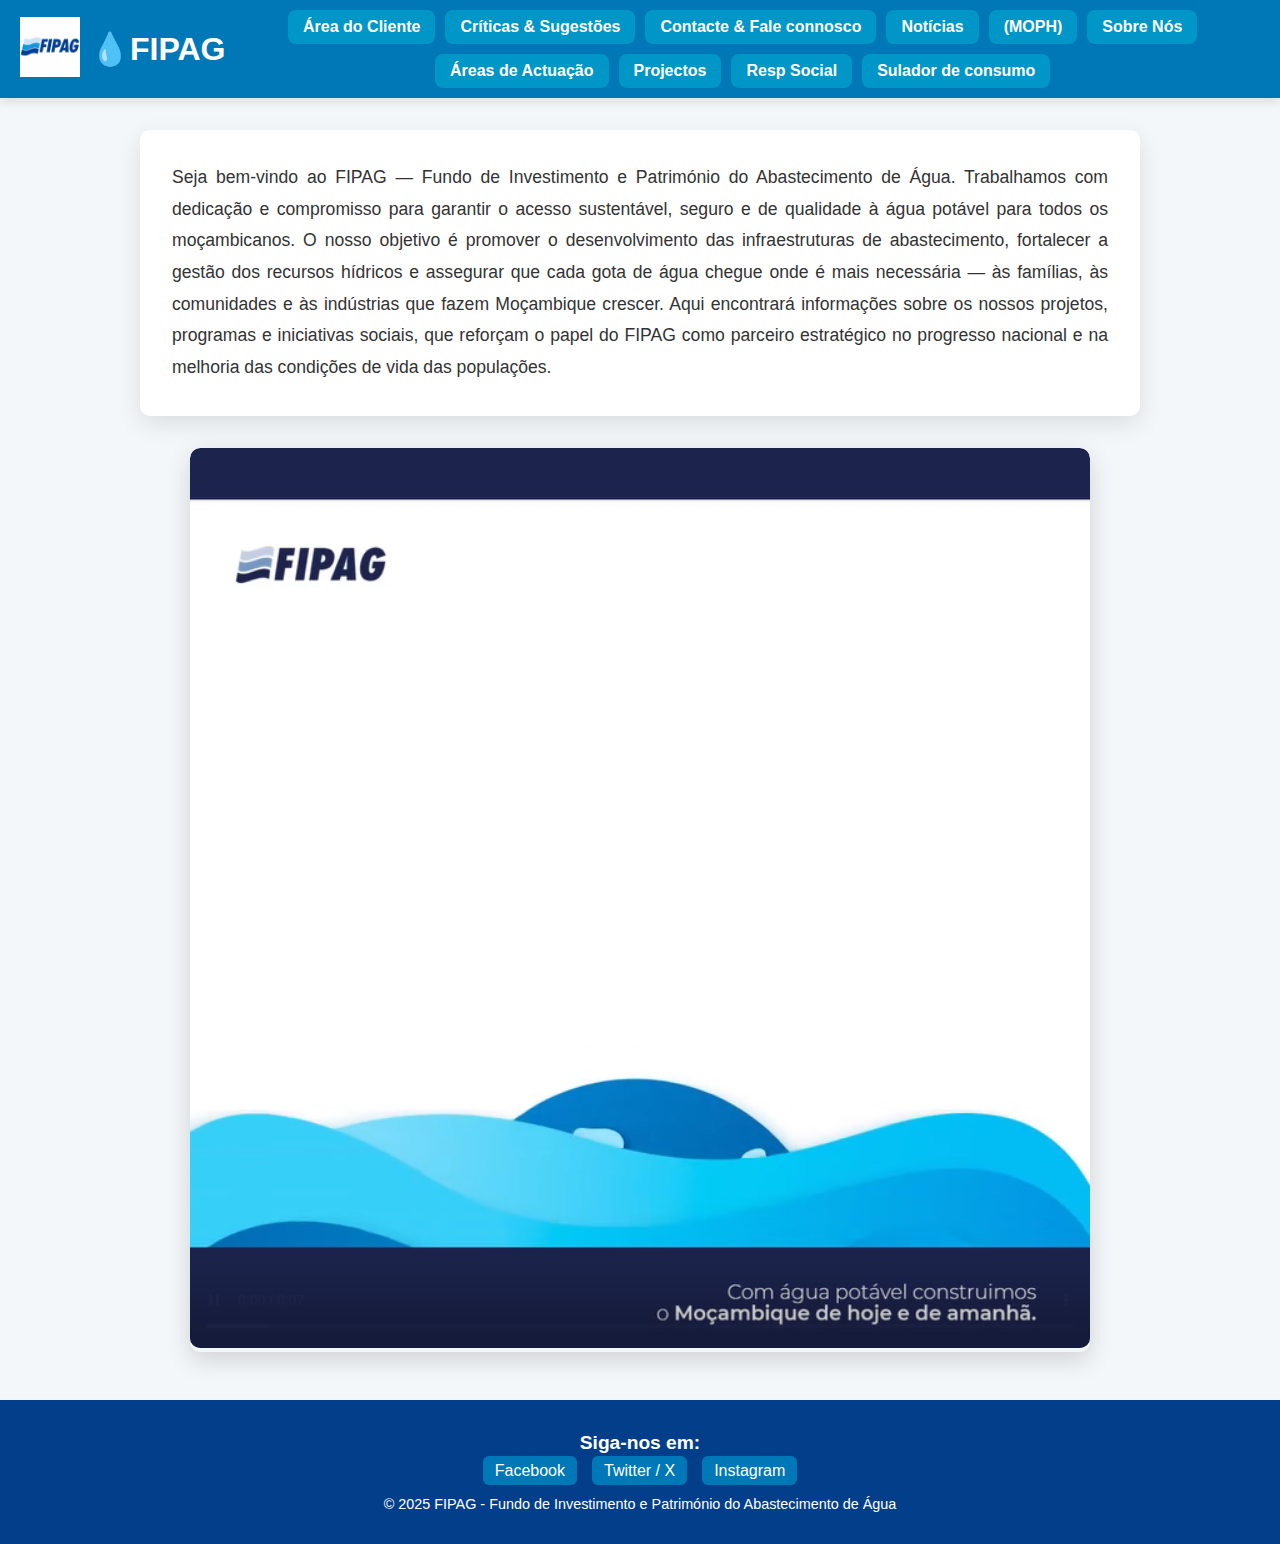
<file: index.html>
<!DOCTYPE html>
<html lang="pt-PT">
<head>
<meta charset="UTF-8">
<meta name="viewport" content="width=device-width, initial-scale=1.0">
<meta name="description" content="Fundo de Investimento e Património do Abastecimento de Água">
<meta name="keywords" content="FIPAG,Fundo de Investimento e Património do Abastecimento de Água, fipag">
<meta name="author" content="GILMAR DOS SANTOS RIBEIRO">
<link rel="icon" href="./image/icon6.png" type="image/png" sizes="128x128">
<title>FIPAG</title>

<style>
    /* ===== RESET ===== */
    * {margin:0; padding:0; box-sizing:border-box; font-family: 'Segoe UI', Tahoma, Geneva, Verdana, sans-serif;}
    body {background:#f4f7fa; color:#333;}
    a {text-decoration:none; color:inherit;}
    ul {list-style:none;}

    /* ===== HEADER ===== */
    header {background:#0077b6; color:white; box-shadow:0 4px 10px rgba(0,0,0,0.1);}
    .header-container {display:flex; justify-content:space-between; align-items:center; padding:10px 20px; flex-wrap:wrap; position:relative;}
    
    .logo {display:flex; align-items:center; gap:10px;}
    .logo img {height:60px;}
    .logo h1 {font-size:2rem; margin:0; color:white;}

    /* ===== MENU ===== */
    nav {flex:1; text-align:center;}
    nav ul {display:flex; justify-content:center; gap:10px; flex-wrap:wrap;}
    nav ul li {position:relative;}
    nav ul li a {padding:8px 15px; background:#0096c7; border-radius:8px; font-weight:600; color:white; transition:0.3s; display:block;}
    nav ul li a:hover {background:#023e8a; color:white;}

    /* ===== DROPDOWN ===== */
    .dropdown-content {display:none; position:absolute; top:100%; left:50%; transform:translateX(-50%); background:#0096c7; min-width:200px; border-radius:8px; box-shadow:0 4px 8px rgba(0,0,0,0.2); z-index:1000;}
    .dropdown-content a {display:block; padding:10px; color:white; transition:0.2s;}
    .dropdown-content a:hover {background:#023e8a;}
    .dropdown.show .dropdown-content {display:block;}

    /* ===== TEXTO PRINCIPAL ===== */
    #text {
        max-width:1000px; 
        margin:2rem auto; 
        padding:2rem; 
        text-align:justify; 
        background:white; 
        border-radius:10px; 
        box-shadow:0 8px 25px rgba(0,0,0,0.1); 
        font-size:1.1rem; 
        line-height:1.8;
    }

    /* ===== VIDEO ===== */
    #div2 {max-width:900px; margin:2rem auto; text-align:center; border-radius:10px; overflow:hidden; box-shadow:0 8px 25px rgba(0,0,0,0.15);}
    #div2 video {border-radius:10px; width:100%; height:auto;}

    /* ===== FOOTER ===== */
    footer {background:#023e8a; color:white; padding:2rem 1rem; margin-top:3rem;}
    .footer1 {text-align:center; margin-bottom:1rem;}
    .footer1 h3 {margin-bottom:0.5rem; font-size:1.2rem;}
    .footer1 ul {display:flex; gap:15px; justify-content:center; flex-wrap:wrap;}
    .footer1 li a {color:white; padding:6px 12px; border-radius:6px; background:#0077b6; transition:0.3s;}
    .footer1 li a:hover {background:#00b4d8;}
    .footer-bottom {text-align:center; font-size:0.9rem; margin-top:1rem;}

    /* ===== RESPONSIVO ===== */
    @media(max-width:768px){
        .header-container {flex-direction:column; align-items:flex-start;}
        nav ul {flex-direction:column; width:100%; margin-top:10px;}
        nav ul li {width:100%;}
        nav ul li a {width:100%; text-align:center;}
        .dropdown-content {position:static; transform:none; margin-top:5px;}
        #text {padding:1rem; font-size:1rem;}
        #div2 video {width:100%; height:auto;}
    }
</style>
</head>
<body>

<header>
    <div class="header-container">
        <div class="logo">
            <a href="index.html"><img src="./image/icon3.png" alt="Logo FIPAG"></a>
            <h1>💧FIPAG</h1>
        </div>

        <!-- MENU PRINCIPAL -->
        <nav>
            <ul>
                <li><a href="areadocliente.html">Área do Cliente</a></li>
                <li><a href="criticasesesugestao.html">Críticas & Sugestões</a></li>
                <li><a href="contactosefaleconnosco.html">Contacte & Fale connosco</a></li>
                <li><a href="noticias.html">Notícias</a></li>
                <li><a href="https://portaldogoverno.gov.mz/ministerios/ministerio-das-obras-publicas-habitacao-e-recursos-hidricos/">(MOPH)</a></li>
                <li class="dropdown">
                    <a href="javascript:void(0)" class="dropbtn">Sobre Nós</a>
                    <div class="dropdown-content">
                        <a href="sobrefipag.html">Sobre o FIPAG</a>
                        <a href="histiorialdofipag.html">Historial do FIPAG</a>
                        <a href="mensagemdg.html">Mensagem do DG</a>
                        <a href="politicasdofipag.html">Políticas e Vectores de Acção</a>
                        <a href="estruturaorganica.html">Estrutura Orgânica</a>
                    </div>
                </li>
                <li><a href="areasdeactuacao.html">Áreas de Actuação</a></li>
                <li><a href="projectos.html">Projectos</a></li>
                <li><a href="responsablidadesocial.html">Resp Social</a></li>
                <li><a href="simuladordeconsumo.html">Sulador de consumo</a></li>
            </ul>
        </nav>
    </div>
</header>

<!-- TEXTO PRINCIPAL -->
<div id="text">
    <p>
        Seja bem-vindo ao FIPAG — Fundo de Investimento e Património do Abastecimento de Água.
        Trabalhamos com dedicação e compromisso para garantir o acesso sustentável, seguro e de qualidade à água potável para todos os moçambicanos.
        O nosso objetivo é promover o desenvolvimento das infraestruturas de abastecimento, fortalecer a gestão dos recursos hídricos e assegurar que cada gota de água chegue onde é mais necessária — às famílias, às comunidades e às indústrias que fazem Moçambique crescer.
        Aqui encontrará informações sobre os nossos projetos, programas e iniciativas sociais, que reforçam o papel do FIPAG como parceiro estratégico no progresso nacional e na melhoria das condições de vida das populações.
    </p>
</div>

<!-- VIDEO -->
<div id="div2">
    <video autoplay loop muted controls>
        <source src="./video/video.mp4" type="video/mp4">
        O seu navegador não suporta vídeos em HTML5.
    </video>
</div>

<!-- FOOTER -->
<footer>
    <div class="footer1">
        <h3>Siga-nos em:</h3>
        <ul>
            <li><a href="https://www.facebook.com/fipag/?locale=pt_BR">Facebook</a></li>
            <li><a href="https://x.com/fipagmoz">Twitter / X</a></li>
            <li><a href="https://www.instagram.com/fipag/">Instagram</a></li>
        </ul>
    </div>
    <div class="footer-bottom">
        © 2025 FIPAG - Fundo de Investimento e Património do Abastecimento de Água
    </div>
</footer>

<script>
    // ALERTA DE BOAS-VINDAS
    window.addEventListener('load', () => {
        alert("Bem-vindo ao site do FIPAG!");
    });

    // TOGGLE DROPDOWN
    const dropbtn = document.querySelector(".dropbtn");
    const dropdown = document.querySelector(".dropdown");

    dropbtn.addEventListener("click", () => {
        dropdown.classList.toggle("show");
    });

    // FECHAR DROPDOWN AO CLICAR FORA
    window.onclick = function(e) {
        if (!e.target.matches('.dropbtn')) {
            if(dropdown.classList.contains('show')) {
                dropdown.classList.remove('show');
            }
        }
    }
</script>

</body>
</html>
</file>
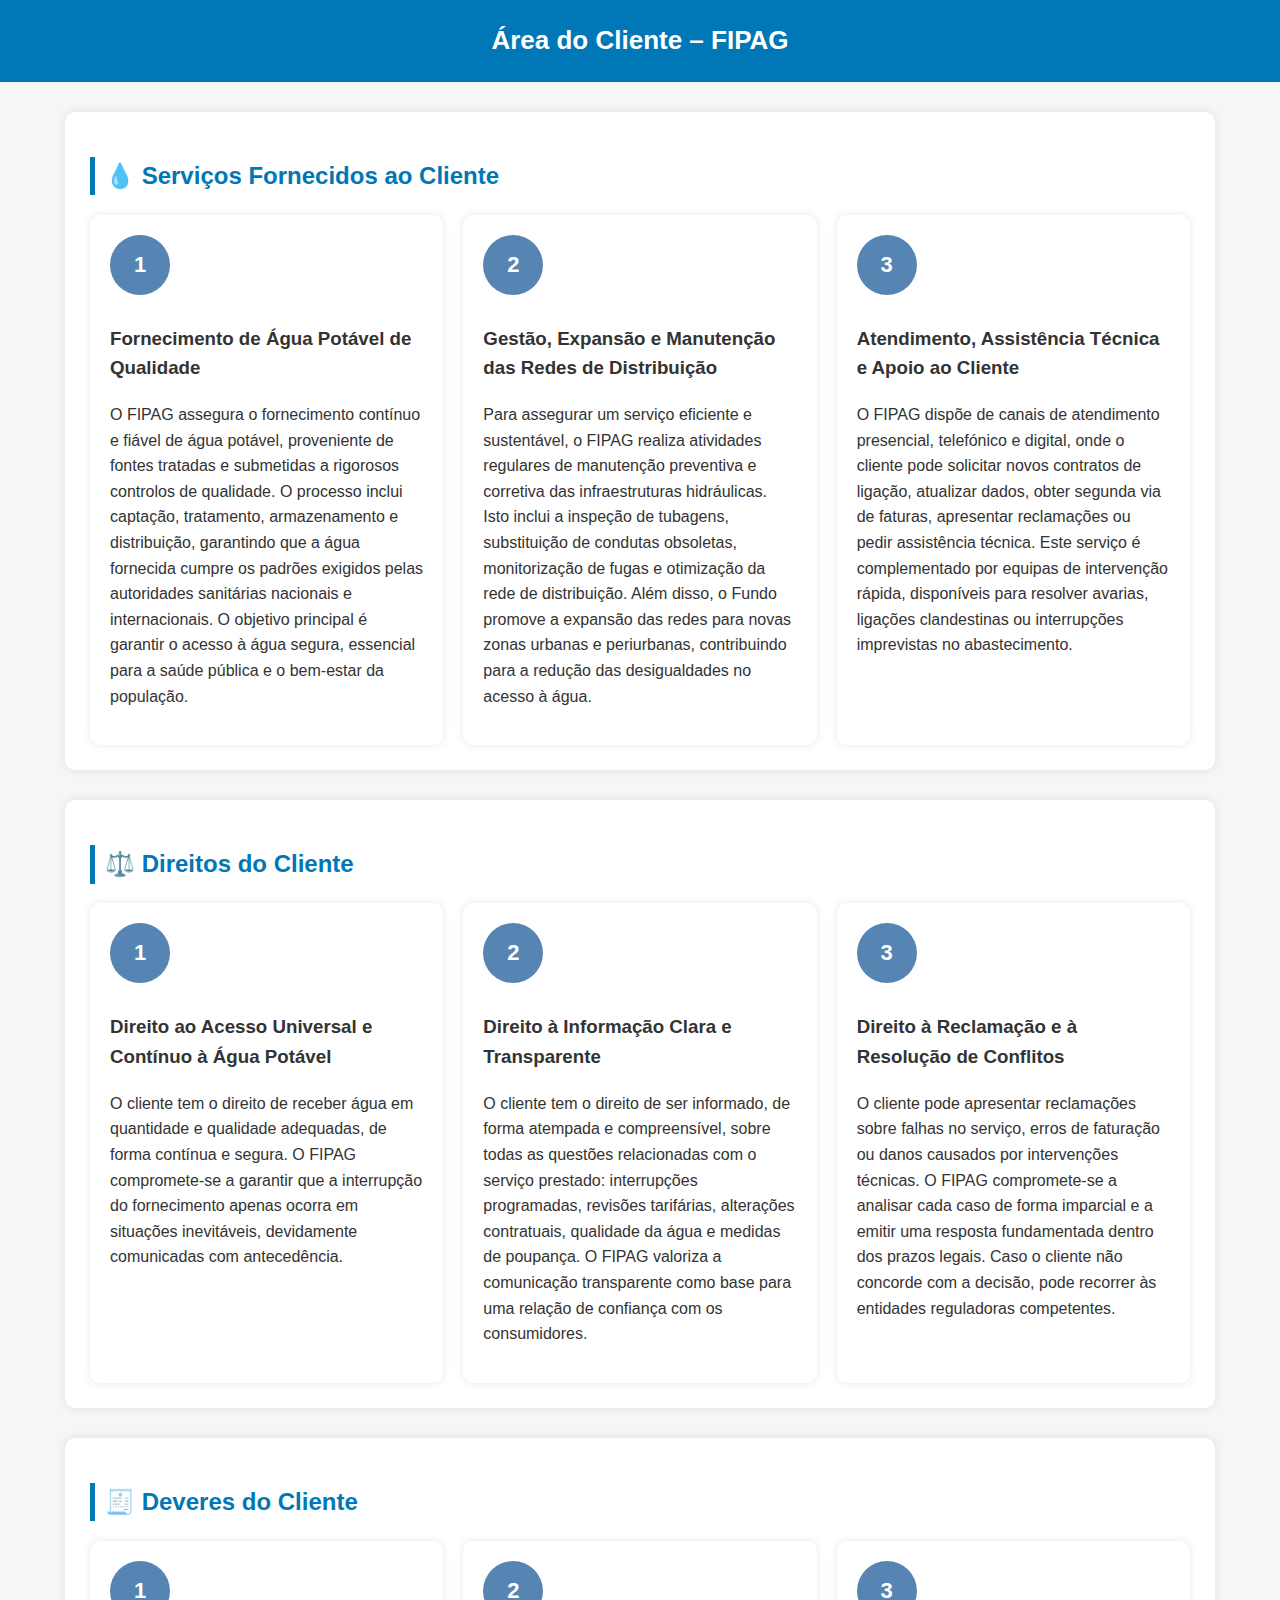
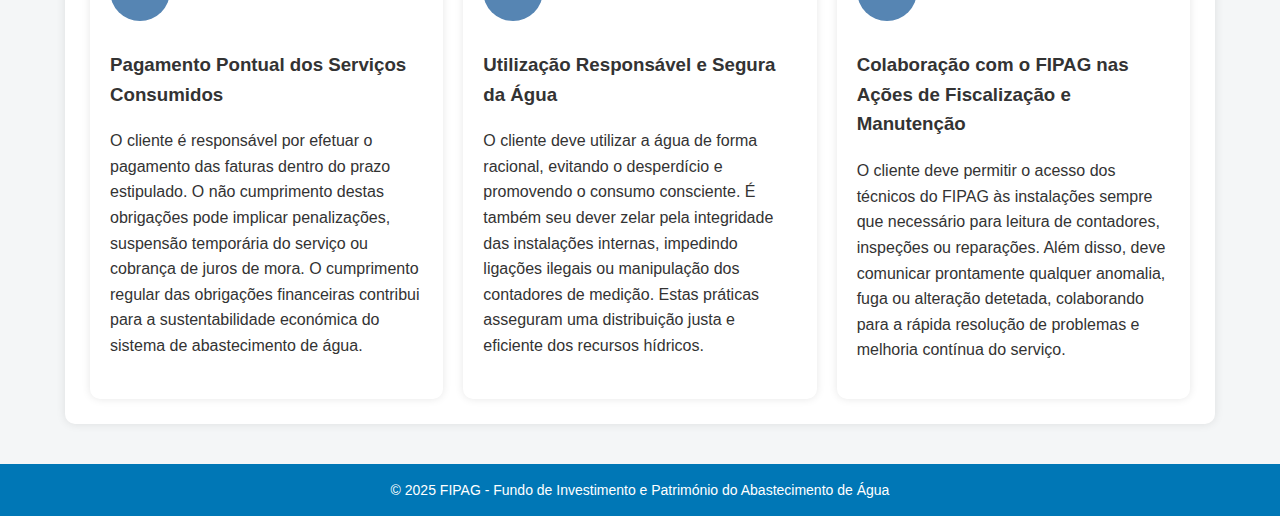
<file: areadocliente.html>
<!DOCTYPE html>
<html lang="pt">
<head>
  <meta charset="UTF-8">
  <meta name="viewport" content="width=device-width, initial-scale=1.0">
  <title>Área do Cliente</title>

  <!-- ==================== CSS ==================== -->
  <style>
    body {
      font-family: Arial, sans-serif;
      background: #f4f6f7;
      margin: 0;
      padding: 0;
      color: #333;
      line-height: 1.6;
    }

    header {
      background: #0077b6;
      color: white;
      text-align: center;
      padding: 20px 0;
      font-size: 26px;
      font-weight: bold;
    }

    section {
      width: 90%;
      max-width: 1100px;
      margin: 30px auto;
      background: white;
      padding: 25px;
      border-radius: 10px;
      box-shadow: 0 0 10px rgba(0,0,0,0.1);
    }

    h2 {
      color: #0077b6;
      border-left: 5px solid #0077b6;
      padding-left: 10px;
    }

    /* BLOCO - ESTRUTURA ORGÂNICA */
    .orga-container {
      display: flex;
      flex-wrap: wrap;
      gap: 20px;
      justify-content: center;
    }

    .orga-item {
      flex: 1 1 300px;
      background: #ffffff;
      padding: 20px;
      border-radius: 10px;
      box-shadow: 0 0 8px rgba(0,0,0,0.1);
      text-align: left;
    }

    .orga-item span {
      display: inline-block;
      width: 60px;
      height: 60px;
      background: #5685b3;
      color: white;
      border-radius: 50%;
      text-align: center;
      line-height: 60px;
      font-weight: bold;
      font-size: 22px;
      margin-bottom: 10px;
    }

    /* UNIDADES ORGÂNICAS */
    .accordion {
      background: #0077b6;
      color: white;
      cursor: pointer;
      padding: 15px;
      margin-top: 10px;
      border: none;
      text-align: left;
      outline: none;
      font-size: 16px;
      transition: background 0.3s;
      border-radius: 5px;
      width: 100%;
    }

    .accordion:hover {
      background: #005f87;
    }

    .panel {
      padding: 0 15px;
      background-color: #f7f7f7;
      display: none;
      overflow: hidden;
      border-left: 3px solid #0077b6;
      margin-bottom: 10px;
      border-radius: 0 0 5px 5px;
    }

    /* ORGANOGRAMA */
    .organograma {
      text-align: center;
      margin-top: 20px;
    }

    .organograma img {
      width: 100%;
      max-width: 600px;
      border-radius: 10px;
      border: 1px solid #ccc;
    }

    footer {
      text-align: center;
      background: #0077b6;
      color: white;
      padding: 15px 0;
      margin-top: 40px;
      font-size: 14px;
    }
  </style>
</head>
<body>

  <!-- ==================== HTML ==================== -->

  <header>Área do Cliente – FIPAG</header>

  <section id="estrutura">
    <h2>💧 Serviços Fornecidos ao Cliente</h2>
    <div class="orga-container">

      <div class="orga-item">
        <span>1</span>
        <h3>Fornecimento de Água Potável de Qualidade</h3>
        <p>
          O FIPAG assegura o fornecimento contínuo e fiável de água potável, proveniente de fontes tratadas e submetidas
           a rigorosos controlos de qualidade. O processo inclui captação, tratamento, armazenamento e distribuição,
            garantindo que a água fornecida cumpre os padrões exigidos pelas autoridades sanitárias nacionais e internacionais. 
            O objetivo principal
           é garantir o acesso à água segura, essencial para a saúde pública e o bem-estar da população.
        </p>
      </div>

      <div class="orga-item">
        <span>2</span>
        <h3>Gestão, Expansão e Manutenção das Redes de Distribuição</h3>
        <p>
          Para assegurar um serviço eficiente e sustentável, o FIPAG realiza atividades regulares de 
          manutenção preventiva e corretiva das infraestruturas hidráulicas. Isto inclui a inspeção de tubagens,
           substituição de condutas obsoletas, monitorização de fugas e otimização da rede de distribuição. 
           Além disso, o Fundo promove a expansão das redes para novas zonas urbanas e periurbanas, contribuindo 
           para a redução das desigualdades no acesso à água.
        </p>
      </div>

      <div class="orga-item">
        <span>3</span>
        <h3>Atendimento, Assistência Técnica e Apoio ao Cliente</h3>
        <p>
        O FIPAG dispõe de canais de atendimento presencial, telefónico e digital, onde o cliente pode solicitar
         novos contratos de ligação, atualizar dados, obter segunda via de faturas, apresentar reclamações 
         ou pedir assistência técnica. Este serviço é complementado por equipas de intervenção rápida,
          disponíveis para resolver avarias, ligações clandestinas ou interrupções imprevistas no abastecimento.
        </p>
      </div>

    </div>
    
  </section>
  <section id="estrutura">
    <h2>⚖️ Direitos do Cliente</h2>
    <div class="orga-container">

      <div class="orga-item">
        <span>1</span>
        <h3>Direito ao Acesso Universal e Contínuo à Água Potável</h3>
        <p>
         O cliente tem o direito de receber água em quantidade e qualidade adequadas, de forma contínua e segura. 
         O FIPAG compromete-se a garantir que a interrupção do fornecimento apenas ocorra em situações inevitáveis,
          devidamente comunicadas com antecedência.
        </p>
      </div>

      <div class="orga-item">
        <span>2</span>
        <h3>Direito à Informação Clara e Transparente</h3>
        <p>
          O cliente tem o direito de ser informado, de forma atempada e compreensível, sobre todas as questões relacionadas
           com o serviço prestado: interrupções programadas, revisões tarifárias, alterações contratuais, qualidade da
            água e medidas de poupança. O FIPAG valoriza a comunicação transparente como base para uma relação de confiança
             com os consumidores.
        </p>
      </div>

      <div class="orga-item">
        <span>3</span>
        <h3>Direito à Reclamação e à Resolução de Conflitos</h3>
        <p>
       O cliente pode apresentar reclamações sobre falhas no serviço, erros de faturação ou danos causados por intervenções
        técnicas. O FIPAG compromete-se a analisar cada caso de forma imparcial e a emitir uma resposta fundamentada dentro
         dos prazos legais. Caso o cliente não concorde com a decisão, pode recorrer às
        entidades reguladoras competentes.
        </p>
      </div>

    </div>
    
  </section>
  <section id="estrutura">
    <h2>🧾 Deveres do Cliente</h2>
    <div class="orga-container">

      <div class="orga-item">
        <span>1</span>
        <h3>Pagamento Pontual dos Serviços Consumidos</h3>
        <p>
        O cliente é responsável por efetuar o pagamento das faturas dentro do prazo estipulado.
         O não cumprimento destas obrigações pode implicar penalizações, suspensão temporária do serviço ou
          cobrança de juros de mora. O cumprimento regular das obrigações financeiras contribui para 
        a sustentabilidade económica do sistema de abastecimento de água.
        </p>
      </div>

      <div class="orga-item">
        <span>2</span>
        <h3>Utilização Responsável e Segura da Água</h3>
        <p>
          O cliente deve utilizar a água de forma racional, evitando o desperdício e promovendo o consumo consciente. 
          É também seu dever zelar pela integridade das instalações internas, impedindo ligações ilegais ou manipulação 
          dos contadores de medição.
           Estas práticas asseguram uma distribuição justa e eficiente dos recursos hídricos.
        </p>
      </div>

      <div class="orga-item">
        <span>3</span>
        <h3>Colaboração com o FIPAG nas Ações de Fiscalização e Manutenção</h3>
        <p>
       O cliente deve permitir o acesso dos técnicos do FIPAG às instalações sempre que necessário para leitura 
       de contadores, inspeções ou reparações. Além disso, deve comunicar prontamente qualquer anomalia, fuga 
       ou alteração detetada, colaborando para 
       a rápida resolução de problemas e melhoria contínua do serviço.
        </p>
      </div>

    </div>
    
  </section>
  

  <footer>
    © 2025 FIPAG - Fundo de Investimento e Património do Abastecimento de Água
  </footer>

  <!-- ==================== JAVASCRIPT ==================== -->
  <script>
    // Código para abrir e fechar as secções do acordeão
    const accordions = document.querySelectorAll(".accordion");

    accordions.forEach(acc => {
      acc.addEventListener("click", function() {
        this.classList.toggle("active");
        const panel = this.nextElementSibling;
        if (panel.style.display === "block") {
          panel.style.display = "none";
        } else {
          panel.style.display = "block";
        }
      });
    });
  </script>

</body>
</html>
</file>
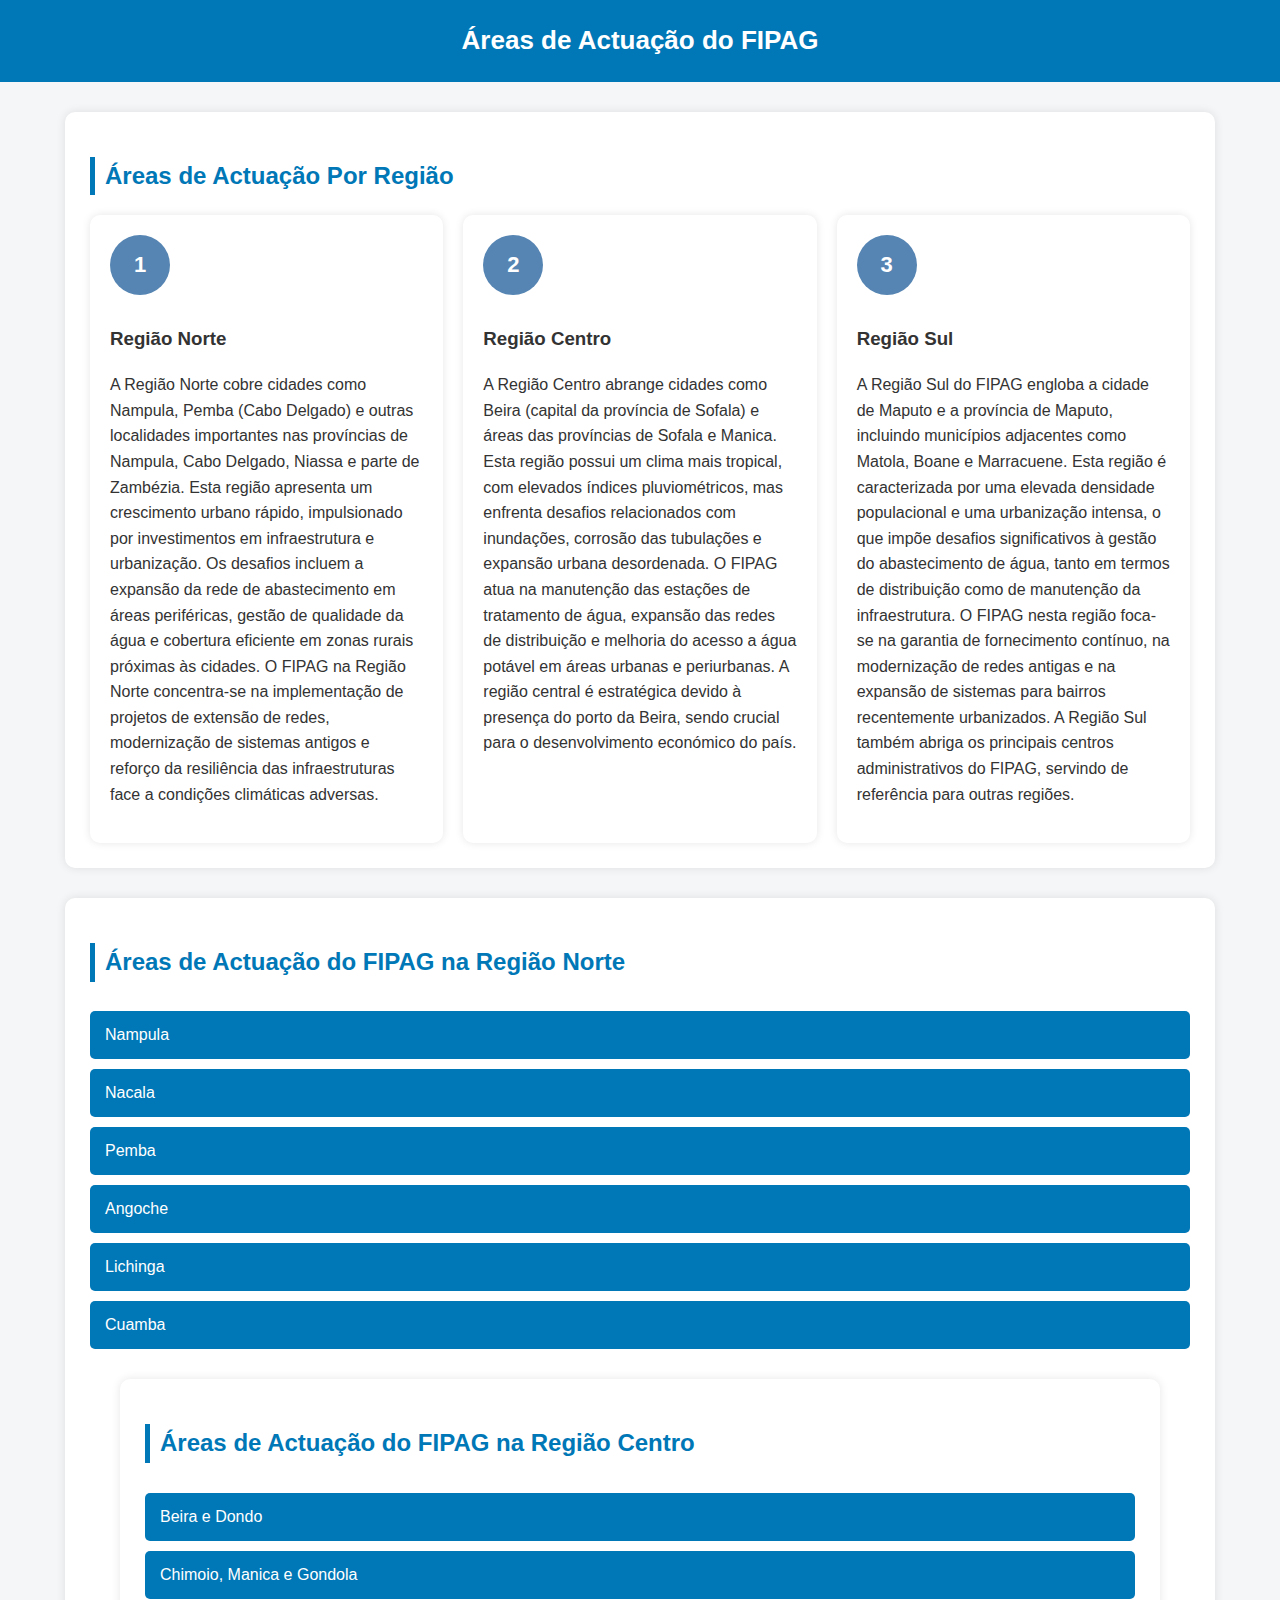
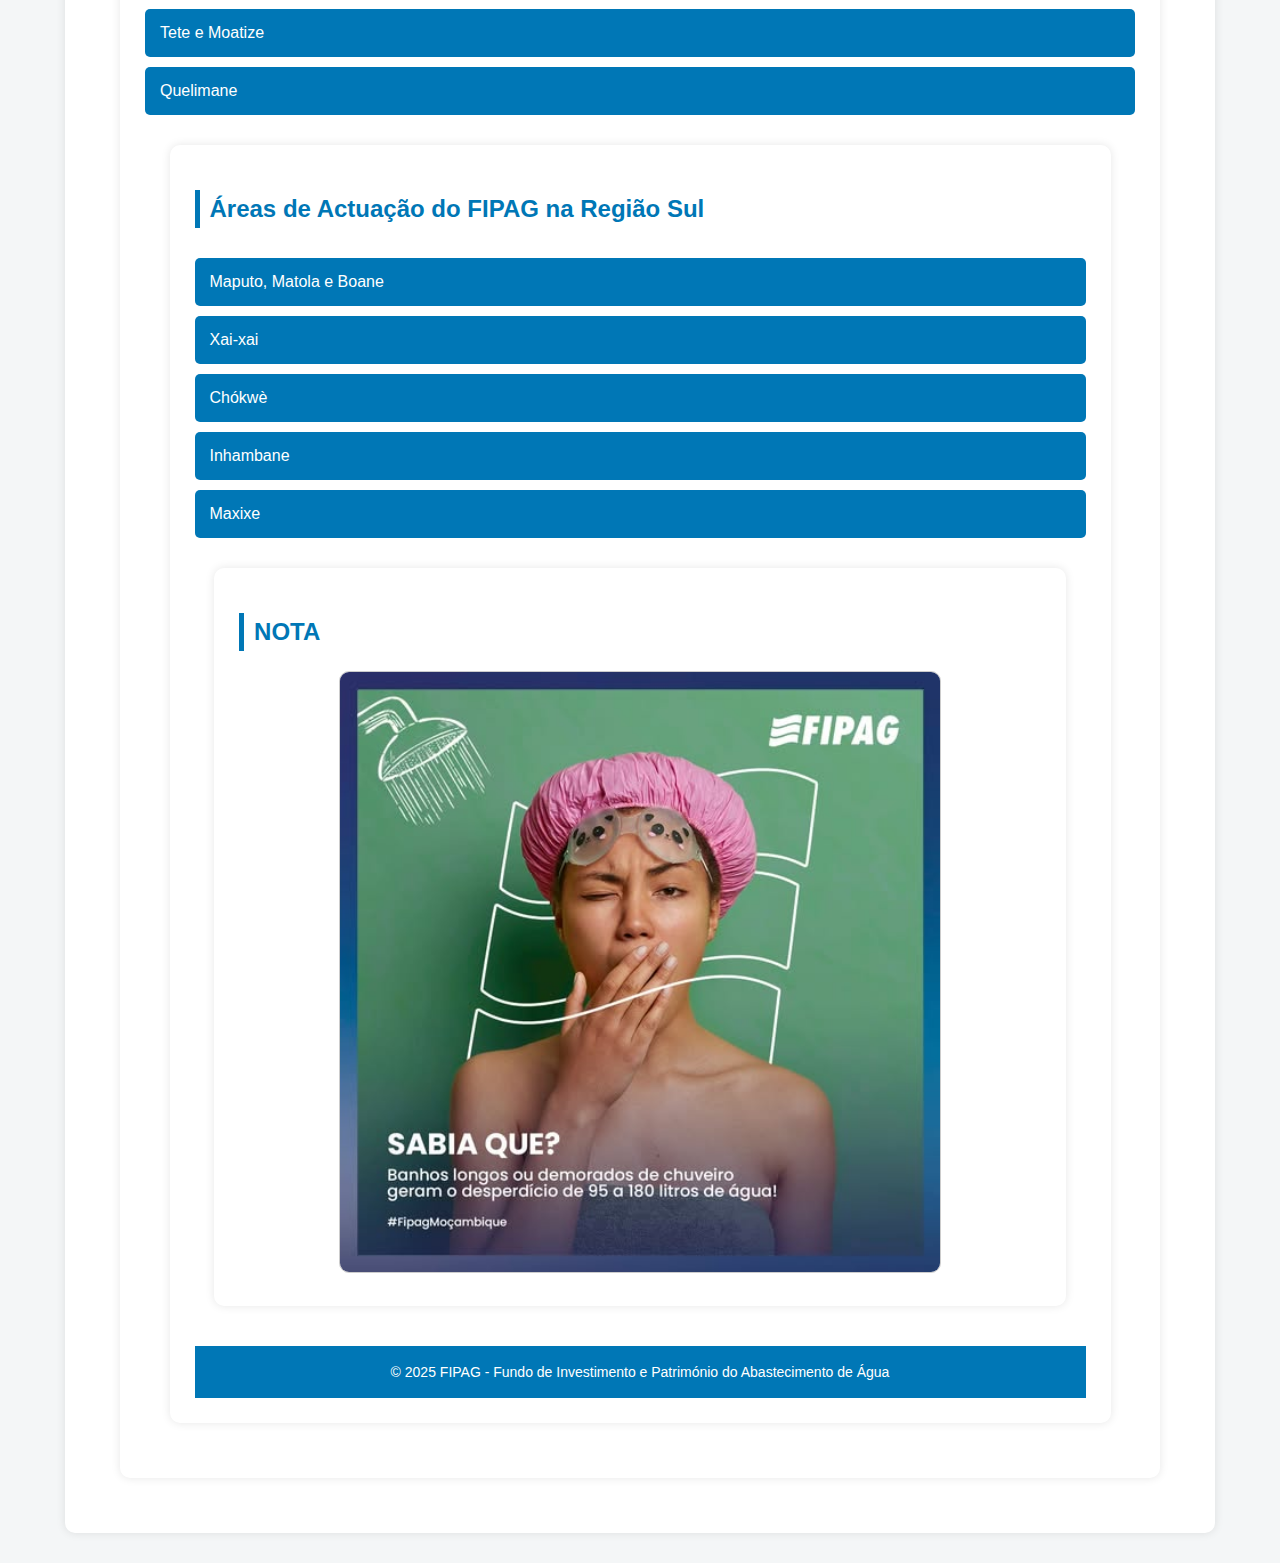
<file: areasdeactuacao.html>
<!DOCTYPE html>
<html lang="pt">
<head>
  <meta charset="UTF-8">
  <meta name="viewport" content="width=device-width, initial-scale=1.0">
  <title>Áreas de Actuação</title>

  <!-- ==================== CSS ==================== -->
  <style>
    body {
      font-family: Arial, sans-serif;
      background: #f4f6f7;
      margin: 0;
      padding: 0;
      color: #333;
      line-height: 1.6;
    }

    header {
      background: #0077b6;
      color: white;
      text-align: center;
      padding: 20px 0;
      font-size: 26px;
      font-weight: bold;
    }

    section {
      width: 90%;
      max-width: 1100px;
      margin: 30px auto;
      background: white;
      padding: 25px;
      border-radius: 10px;
      box-shadow: 0 0 10px rgba(0,0,0,0.1);
    }

    h2 {
      color: #0077b6;
      border-left: 5px solid #0077b6;
      padding-left: 10px;
    }

    /* BLOCO - ESTRUTURA ORGÂNICA */
    .orga-container {
      display: flex;
      flex-wrap: wrap;
      gap: 20px;
      justify-content: center;
    }

    .orga-item {
      flex: 1 1 300px;
      background: #ffffff;
      padding: 20px;
      border-radius: 10px;
      box-shadow: 0 0 8px rgba(0,0,0,0.1);
      text-align: left;
    }

    .orga-item span {
      display: inline-block;
      width: 60px;
      height: 60px;
      background: #5685b3;
      color: white;
      border-radius: 50%;
      text-align: center;
      line-height: 60px;
      font-weight: bold;
      font-size: 22px;
      margin-bottom: 10px;
    }

    /* UNIDADES ORGÂNICAS */
    .accordion {
      background: #0077b6;
      color: white;
      cursor: pointer;
      padding: 15px;
      margin-top: 10px;
      border: none;
      text-align: left;
      outline: none;
      font-size: 16px;
      transition: background 0.3s;
      border-radius: 5px;
      width: 100%;
    }

    .accordion:hover {
      background: #005f87;
    }

    .panel {
      padding: 0 15px;
      background-color: #f7f7f7;
      display: none;
      overflow: hidden;
      border-left: 3px solid #0077b6;
      margin-bottom: 10px;
      border-radius: 0 0 5px 5px;
     
    }

    /* ORGANOGRAMA */
    .organograma {
      text-align: center;
      margin-top: 20px;
    }

    .organograma img {
      width: 100%;
      max-width: 600px;
      border-radius: 10px;
      border: 1px solid #ccc;
    }

    footer {
      text-align: center;
      background: #0077b6;
      color: white;
      padding: 15px 0;
      margin-top: 40px;
      font-size: 14px;
    }
    .panel li{
    margin-left: 50px;

    
}

.panel h1{
      font-size: 16px;
      text-shadow: 1px 1px 2px black;
    }
  
  </style>
</head>
<body>

  <!-- ==================== HTML ==================== -->

  <header>Áreas de Actuação do FIPAG</header>

  <section id="estrutura">
    <h2>Áreas de Actuação Por Região</h2>
    <div class="orga-container">

      <div class="orga-item">
        <span>1</span>
        <h3>Região Norte</h3>
        <p>
         A Região Norte cobre cidades como Nampula, Pemba (Cabo Delgado) e outras localidades importantes nas províncias de Nampula, Cabo Delgado, Niassa e parte de Zambézia. Esta região apresenta um crescimento urbano rápido, impulsionado por investimentos em infraestrutura e urbanização. Os desafios incluem a expansão da rede de abastecimento em áreas periféricas, gestão de qualidade da água e cobertura eficiente em zonas rurais próximas às cidades. O FIPAG na Região Norte concentra-se na implementação de projetos de extensão de redes, modernização de sistemas antigos e reforço da resiliência das infraestruturas face a condições climáticas adversas.
        </p>
      </div>

      <div class="orga-item">
        <span>2</span>
        <h3>Região Centro</h3>
        <p>
         A Região Centro abrange cidades como Beira (capital da província de Sofala) e áreas das províncias de Sofala e Manica. Esta região possui um clima mais tropical, com elevados índices pluviométricos, mas enfrenta desafios relacionados com inundações, corrosão das tubulações e expansão urbana desordenada. O FIPAG atua na manutenção das estações de tratamento de água, expansão das redes de distribuição e melhoria do acesso a água potável em áreas urbanas e periurbanas. A região central é estratégica devido à presença do porto da Beira, sendo crucial para o desenvolvimento económico do país.
      </div>

      <div class="orga-item">
        <span>3</span>
        <h3>Região Sul</h3>
        <p>
          A Região Sul do FIPAG engloba a cidade de Maputo e a província de Maputo, incluindo municípios adjacentes como Matola, Boane e Marracuene. Esta região é caracterizada por uma elevada densidade populacional e uma urbanização intensa, o que impõe desafios significativos à gestão do abastecimento de água, tanto em termos de distribuição como de manutenção da infraestrutura. O FIPAG nesta região foca-se na garantia de fornecimento contínuo, na modernização de redes antigas e na expansão de sistemas para bairros recentemente urbanizados. A Região Sul também abriga os principais centros administrativos do FIPAG, servindo de referência para outras regiões.
      </div>

    </div>
  </section>

  <section id="unidades">
    <h2>Áreas de Actuação do FIPAG na Região Norte</h2>

    <button class="accordion">
Nampula
</button>
    <div class="panel">
      <p>

<h1>Captação</h1>
A captação de água é realizada a partir de um poço de betão construído na albufeira da Barragem de Monapo, com capacidade de armazenamento de 4,0 Mm³. A captação é efetuada através de quatro electrobombas submersíveis SP300-2, permitindo um máximo de 1.200 m³/dia.

Tratamento e Adução
O SAA dispõe de um sistema convencional de tratamento de água, que inclui pré-cloração, floculação, decantação e filtração. A capacidade nominal de tratamento é de 20.000 m³/dia.

A adução de água a partir da EB1 – Estação de Bombagem localizada na ETA – é realizada através de quatro electrobombas centrífugas do tipo NK, sendo:

<li>
Duas com caudal nominal de 630 m³/h e altura manométrica de 92 m.c.a;
</li>
<li>
  Duas com caudal nominal de 280 m³/h e altura manométrica de 92 m.c.a.
</li>



O transporte de água da EB1 para EB2 é feito através de duas adutoras com diâmetro de 400 mm e extensão de 7,0 km, sendo uma em PVC e outra em asbesto-cimento.

A EB2 dispõe de quatro depósitos semi-enterrados, com capacidade total de armazenamento de 7.500 m³, e de uma estação de bombagem equipada com quatro electrobombas centrífugas do tipo NK, com os seguintes caudais nominais e alturas manométricas:

<li>340 m³/h – 69 m.c.a</li>
<li>700 m³/h – 90 m.c.a</li>
<li>280 m³/h – 92 m.c.a</li>
<li>400 m³/h – 72 m.c.a</li>







Distribuição
A distribuição de água realiza-se a partir de dois CDs – EB3 e EB4 – que recebem água da EB2. Para a EB3, a água é escoada...</p>
    </div>

    <button class="accordion">Nacala
</button>
    <div class="panel">
      <p>O SAA de Nacala é constituído por três subsistemas, nomeadamente Barragem e Mutuzi, que funcionam interligados, e Mpaco, que opera de forma independente.

<h1>Captação do Sistema da Barragem</h1>
A captação do Sistema da Barragem é realizada na Barragem de Nacala, com uma capacidade atual de 4,0 milhões de m³, prevendo-se que atinja 7,5 Mm³ a partir de Junho, após a conclusão das obras de reabilitação.
A capacidade máxima de captação é de 250 m³/h.

<h1>Tratamento e Adução</h1>
A ETA dispõe de processos convencionais de tratamento, incluindo mistura, floculação, decantação, filtração e desinfecção.
Após o tratamento, a água é bombeada para a Estação de Bombagem R1-R2, passando previamente por um tanque de equilíbrio (R0). A partir de R1-R2, a água é novamente elevada para a Estação de Bombagem R3-R4.
Nas estações de bombagem, procede-se à correção do cloro residual através de injeção direta de HTH.

<h1>Distribuição</h1>

Para além da torre de distribuição R5, que recebe água do R3-R4 por bombagem através de duas electrobombas do tipo NK, com caudal e altura nominal de 250 m³/h e 60 m.c.a, respectivamente, a distribuição de água é também feita por gravidade para as zonas baixas, como a Cidade Baixa, através das estações de bombagem R1-R2.
A extensão total da rede de distribuição é de 106,0 km, com diâmetros variando de 400 a 60 mm, sendo maioritariamente em asbesto-cimento.</p>
    </div>

    <button class="accordion">Pemba
</button>
    <div class="panel">
      <p>
        <h1>Captação</h1>
A abstração de água é realizada no Campo de Furos de Metuge, a partir de sete furos operacionais, equipados com electrobombas com as seguintes características de caudal (Q) e altura manométrica (H):
<li>
Q125 H61
</li>
<li>Q125 H61</li>
<li>Q77 H49</li>
<li>Q126 H61</li>
<li>Q77 H61</li>
<li>Q160 H61</li>
<li>Q60 H111</li>


<h1>Tratamento e Adução</h1>
O processo de tratamento visa a remoção de ferro através de aeração e filtração. A ETA tem capacidade nominal de 12.000 m³/dia.

A bombagem de água tratada é feita a partir da Estação de Elevação I (Ponto A), localizada no mesmo recinto da ETA. A partir do Ponto A, a água é transportada para o Ponto C (tanques de equilíbrio) e segue para a Estação de Bombagem Buster (Ponto D).

Posteriormente, a água é bombeada para o Ponto F, passando pelo Ponto C, que funciona como torre de equilíbrio. Durante este percurso, o sistema fornece água ao sub-sistema Muhate-Mutxara. O Ponto F fornece ainda água ao sub-sistema Alto Gingone por bombagem e ao Ponto F1 por gravidade.

O transporte de água entre os diferentes centros de distribuição (CDs) é realizado através de adutoras com 450 mm de diâmetro e uma extensão total de 60 km.

<h1>Distribuição</h1>
A distribuição de água é realizada maioritariamente pelo Centro Distribuidor Ponto F1. Os CDs Alto Gingone, Muchara-Mahate, Metuge, assim como algumas ligações diretas à adutora, também participam na distribuição.

A extensão total da rede é de 270 km, com diâmetros variando entre 250 e 60 mm. Segundo o relatório da Sinohydro, a demanda de água é estimada em cerca de 25.019 m³/dia.</p>
    </div>

    <button class="accordion">Angoche
</button>
    <div class="panel">
      <p>
        <h1>Captação</h1>
A captação do Sistema de Abastecimento de Água de Angoche é realizada a partir do Campo de Furos de Malatane, através de três furos equipados com electrobombas SP30-2. A exploração do campo de furos teve início em 2009, com o início da Gestão Delegada nesta área operacional.

Anteriormente, a captação era feita numa lagoa localizada no mesmo campo de furos. Os furos apresentam uma profundidade máxima de 40 metros e diâmetro de revestimento de 125 mm, estando ligados a uma adutora por condutas com diâmetro DN110, permitindo uma captação máxima de 75 m³/h.

<h1>Adução e Tratamento</h1>
A Estação de Tratamento de Água (ETA) é alimentada através de uma adutora com 4,7 m de extensão e DN250 mm de diâmetro.

O processo de tratamento de água consiste em desinfecção com cloro (HTH). Este processo entrou em uso quando a abstração de água deixou de ser feita na lagoa de Malatane, passando a ser realizada através dos furos. Anteriormente, o tratamento incluía a adição de sulfato de alumínio e filtração em filtros metálicos a pressão.

<h1>Distribuição</h1>
A distribuição de água é realizada a partir do Centro Distribuidor (CD) de Parapato, situado a 30 metros de altura da ETA, onde se procede à bombagem de alimentação ao CD.

A elevação ao CD é feita através de duas electrobombas do tipo CR, cada uma com capacidade de elevar 64 m³/h, altura manométrica de 90 m e potência elétrica de 15 kW.

A rede de distribuição tem uma extensão de 42 km, cobrindo os bairros de Inguri, Horta, Puli e Central, com diâmetros variando entre 250 e 63 mm.

Segundo o Projeto de Extensão de Rede elaborado pela Sinohydro, a demanda de água é estimada em cerca de 6.642 m³/h, contra uma capacidade máxima de produção de 1.800 m³/dia. O período médio diário de distribuição é de 22 horas.</p>
    </div>

    <button class="accordion">Lichinga
</button>
    <div class="panel">
      <p>

<h1>Captação</h1>
A captação de água do SAA da Cidade de Lichinga é feita na Albufeira de Locumué, através de um sifão invertido. A albufeira possui capacidade de armazenamento de 1,9 milhões de m³, com capacidade máxima de captação de 180 m³/h.

<h1>Adução e Tratamento</h1>
Da Barragem de Locumué, a água escoa por gravidade através de uma conduta de 315 mm de diâmetro e 3,0 km de extensão, até à Estação de Bombagem I.

A partir deste centro, a água é elevada para a ETA por quatro electrobombas centrífugas, cada uma com 100 m³/h de caudal nominal, 22,0 m de altura manométrica e 7,5 kW de potência. O transporte é realizado através de duas condutas com 200 mm e 160 mm de diâmetro, com 700 m de extensão.

O processo de tratamento atualmente em vigor consiste apenas em desinfecção com cloro (HTH).

<h1>Distribuição</h1>
O SAA de Lichinga dispõe de três Centros Distribuidores (CDs) – CD1, CD2 e CD de Namacula – que fornecem água a um universo de 5.074 ligações, com uma taxa de cobertura de 22%.

A rede de distribuição tem uma extensão de 50,0 km, compreendendo diâmetros entre 60 e 160 mm, sendo maioritariamente em asbesto-cimento. Segundo o Estudo de Viabilidade elaborado pela empresa Burnsine, a demanda atual de água é de 12.300 m³/dia, contra uma capacidade de produção de 4.320 m³/h.</p>
    </div>

    <button class="accordion">Cuamba</button>
    <div class="panel">
      <p>
        <h1>Captação</h1>
A captação de água do SAA da cidade de Lichinga é feita na Albufeira de Locumué, através de um sifão invertido. A albufeira possui uma capacidade de armazenamento de 1,9 milhões de m³, com capacidade máxima de captação de 180 m³/h.

<h1>
Adução e Tratamento
</h1>
Da barragem de Locumué, a água escoa por gravidade através de uma conduta de 315 mm de diâmetro e 3,0 km de extensão, até à Estação de Bombagem I.

A partir deste centro, a água é elevada para a ETA por quatro electrobombas centrífugas, cada uma com caudal nominal de 100 m³/h, altura manométrica de 22,0 m e potência de 7,5 kW.

O transporte é feito através de duas condutas com 200 mm e 160 mm de diâmetro, com extensão total de 700 m.

O processo de tratamento atualmente em vigor consiste exclusivamente em desinfecção com cloro (HTH).

<h1>Distribuição</h1>
O SAA de Lichinga dispõe de três Centros Distribuidores (CDs) – CD1, CD2 e CD de Namacula – que fornecem água a um universo de 5.074 ligações, com uma taxa de cobertura de 22%.

A rede de distribuição tem extensão total de 50,0 km, com diâmetros variando entre 60 e 160 mm, sendo maioritariamente construída em asbesto-cimento.

Segundo o Estudo de Viabilidade elaborado pela empresa Burnsine, a demanda atual de água é de 12.300 m³/dia, enquanto a capacidade de produção é de 4.320 m³/h.</p>
    </div>
    
    <!--Região centro-->
<section id="unidades">
    <h2>Áreas de Actuação do FIPAG na Região Centro</h2>

    <button class="accordion">
Beira e Dondo

</button>
    <div class="panel">
      <p>
        <h1>Captação</h1>
A Área Operacional da Beira, situada na província de Sofala, é a maior área operacional da Região Centro, possuindo o maior número de clientes e o maior sistema de abastecimento de água que alimenta as populações dos municípios da Beira e de Dondo, incluindo a sede do Posto Administrativo de Mafambisse. O sistema de abastecimento de água tem como capacidades nominais de captação, produção e armazenamento de 60.000 m3/d, 50.000 m3/d e 36.590 m3, respectivamente.
<h1>Descrição do Sistema</h1>

A captação de água para a Estação de Tratamento da Mutua é feita num canal que serve de reservatório de água bruta. A água bruta é proveniente do Rio Pungué e pode ser transferida para esse canal vinda de duas captações distintas, uma antiga que pertence à Empresa Açucareira de Mafambisse e outra situada no Dingue-Dingue recentemente construída pelo FIPAG. A Captação no Dingue-Dingue é constituída por 3+1 grupos de bombagem submersíveis com uma capacidade nominal de 1.350 m3/h e uma altura manométrica de 17,2 m.

O SAA da AO-Beira dispõe de cerca de 942 km de rede de distribuição, incluindo tubagem primária, secundária e terciária. Parte desta rede é obsoleta, em asbesto-cimento (AC), com mais de 50 anos de idade, estando vulneráveis à ropturas. Para além do AC, também existem tubagens em ferro galvanizado, copolene e PVC, com os diâmetros a variarem de DN600 à DN50 (ver mapa abaixo nas plantas ilustrativas do SAA).
</p>
    </div>

    <button class="accordion">Chimoio, Manica e Gondola

</button>
    <div class="panel">
      <p>O objectivo do sistema de abastecimento de água de Manica é o de prover às populações das cidades de Manica, Chimoio e Gondola e vilas de Messica e Bandula de água potável. O sistema de abastecimento de água tem como capacidades de captação, produção e armazenamento 40.920 m3/d, 38.600 m3/d e 18.960 m3, respectivamente. 
<h1>Captação </h1>

A fonte de água bruta é a albufeira de Chicamba, localizada a aproximadamente 36 km a sudeste da Cidade de Manica. Concebido com uma capacidade instalada de 40.920 m3/d, a água é captada através duma torre de captação implantada na albufeira de Chicamba. A torre de captação dispõe de duas entradas de níveis diferentes, uma superior a cota 614.4 metros e outra inferior a cota 609.1 metros de modo a permitir uma melhor qualidade de água a superfície de acordo com os ciclos sazonais do nível de água na albufeira.</p>
    </div>

    <button class="accordion">Tete e Moatize

</button>
    <div class="panel">
      <p>
       O sistema de abastecimento de água da AO-Tete é o garante do fornecimento de água à cidade de Tete. Este tem como fonte a água subterrânea captada na bacia do Rio Zambeze, com uma capacidade instalada de captação de 39.280 m3/d, produção de 38.495 m3/d, capacidade de armazenamento de 5,390 m3 e extensão total de adutoras de 89 km.

 
<h1>Sistemas de Abastecimento de Água</h1>
O sistema de abastecimento de água é composto por dois grandes subsistemas, Tete - Antiga e Matundo/ Chingodzi e três pequenos sistemas, designadamente Canongola, Mpadué (desactivado devido ao alto teor de salinidade na água) e Degué.

<h1>Tete – Antiga</h1>
Nas captações do Vale de Nhartanda (escoamento subterrâneo do rio Zambeze) a água é captada a partir dos 12 furos existentes, equipados com bombas submersíveis, do tipo SP (ver abaixo mapa ilustrativo do campo de furos). A soma do caudal nominal dos 12 furos operacionais é de 895 m3/h, que é aduzido em conjunto numa adutora DN de 400 mm, em asbestos-cimento (AC), com um comprimento de 980 metros para a estação de tratamento de água. A ETA tem uma capacidade nominal de 15.000 m3/d, capacidade esta que se considera limitada para cobrir a expansão do captação.</p>
    </div>

    <button class="accordion">Quelimane
</button>
    <div class="panel">
      <p>
       A Área Operacional de Quelimane, localizada na província da Zambézia, possui como fonte de captação de água subterrânea e abastece as populações da Cidade de Quelimane, a vila sede do Distrito de Nicoadala e parte do posto administrativo de Licuar.
<h1>Descrição do Sistema</h1>

A água do Sistema de Abastecimento da Cidade de Quelimane é de origem subterrânea sendo captada em dois campos de furos, nomeadamente Licuar e Nicoadala, com uma capacidade total de captação de 20.016 m3/d e produção de 19.512 m3/d.

<h1>Captação e ETA de Licuar</h1>

A Captação de Licuar é bastante antiga e é constituída por 8 furos artesianos, dos quais 3 foram abertos no ano 2015, com uma capacidade instalada de captação de 13.824 m3/d. A água do campo de furos de Licuar contém um teor de ferro elevado, o que levou a construção de uma ETA no local, constituída por um sistema de aeração e 5 células de filtros lentos e uma capacidade de tratamento de 10.800 m3/d.

Assim, a água captada dos furos é transportada para a ETA, onde descai na cascata, recebendo oxigénio do ar que oxida o ferro e fica retido nas areias dos filtros. A água tratada entra para um reservatório semienterrado de 250m3 de capacidade, de onde é bombeada para um depósito elevado de 500m3 com cerca de 32 m de altura, sendo desinfectada com HTH antes de por gravidade seguir para o CD de Quelimane. Devido a limitada capacidade de tratamento na ETA, a água captada em parte dos furos (os furos com melhor qualidade de água bruta) é transportada directamente para a cisterna, de onde é desinfectada com HTH.   </div>

    
    <section id="unidades">
    <h2>Áreas de Actuação do FIPAG na Região Sul</h2>

    <button class="accordion">
Maputo, Matola e Boane

</button>
    <div class="panel">
      <p>

A área de concessão tem cerca de 2.120.000 habitantes e estima-se que 65% destes beneficiam do fornecimento de água potável (Maputo, Matola e Boane). A restante parte da população depende de origens de água subterrânea, designados Pequenos Sistemas. Há ainda casos em que a população obtém água de vendedores privados ou de simples furos.

<h1>Clientes</h1>
Em termos de clientes, a AdeM possui cerca de 239.818, entre consumidores domésticos e industriais. De acordo com o Relatório Mensal de dezembro de 2014, o número de clientes da AdeM tinha atingido os 239.818, o que representa um aumento de 911 clientes (0,4%) relativamente ao mês anterior. Simultaneamente, observou-se uma redução do número de clientes suspensos (0,3%) também em relação ao mês de novembro.

<h1>O Sistema de Abastecimento</h1>
O sistema de abastecimento de água às cidades de Maputo, Matola e ao município de Boane compreende:

<li>O Sistema de Umbeluzi, constituído pela captação, estação de tratamento de água (ETA), condutas adutoras, estações elevatórias, Centros Distribuidores (Boane, Belo Horizonte, Matola Rio, Matola, Machava, Tsalala, Chamanculo, Alto Maé, Maxaquene e Laulane) e respetivas redes de distribuição;
</li>
<li>O Sistema Autónomo de Ka Tembe;
</li>
<li>O Sistema Autónomo da Vila Olímpica;
</li>
<li>Os Pequenos Sistemas (Zona Verde, Kongolote, Matola Gare na Matola, Magoanine e Albazine em Maputo).
</li>


Os Sistemas Autónomos são constituídos por furos, pequenos reservatórios e redes de distribuição. A água, após ser captada, é tratada (caso específico da Ka Tembe) junto ao furo e armazenada em pequenos reservatórios que alimentam uma rede de distribuição de reduzida extensão. Como este tipo de solução recorre a origens subterrâneas, os Sistemas Autónomos localizam-se preferencialmente nos locais de difícil acesso para fornecimento a partir do Sistema de Umbeluzi (como é o caso de Ka Tembe e Vila Olímpica) e nas zonas sem rede de distribuição e com abundância em recursos subterrâneos (zona Norte da cidade de Maputo).

O Sistema Autónomo de Ka Tembe tem uma produção de 760 m³/dia, enquanto os Pequenos Sistemas da Zona Verde, Kongolote, Matola Gare, Albazine e Magoanine possuem uma produção total que se estima em cerca de 6.500 m³/dia.

No que se refere ao Sistema de Umbeluzi, a água é captada a jusante da barragem dos Pequenos Libombos, com uma capacidade de produção máxima de 240.000 m³/dia, sendo posteriormente tratada na ETA de Umbeluzi.</p>
    </div>

    <button class="accordion">Xai-xai

</button>
    <div class="panel">
      <p>
        <h1>Aspectos Gerais do Sistema</h1>
O sistema de Abastecimento de Água da Área Operacional de Xai-Xai (AOX) localiza-se na cidade de Xai-Xai e nos distritos de Limpopo e Chongoene. É constituído por 09 subsistemas, nomeadamente: Bairro 11, Bairro 13, Hospital, Patrice Lumumba, Inhamissa 6, CFPP, Marieny Gouaby, Chinuguine, Praia e 04 Pequenos Sistemas: Chicumbane, Julius Nyerere, Muahetane e Chongoene cuja fonte de captação de água é subterrânea. O sistema da AOX dispõe de um total de cerca de 498km rede de distribuição e 52km de condutas adutoras.

No geral a capacidade instalada de produção situa-se na ordem de 43.670m3/dia, com uma potência instalada de 766.35Kw/h e a média praticada na ordem de 22.790m3/dia. As perdas de água estão numa média de 52% tornando se um desafio a sua redução a nível da AO para cerca de 40%.

A taxa de cobertura está na ordem de 62%, resultante de 26.342 clientes domésticos e 23 fontanários. A população da área de cobertura do sistema é estimada em cerca de 235.092 habitantes, sendo cerca de 139.613 população servida por ligações domésticas e 6.900 habitantes, servida por fontanários.</p>
    </div>

    <button class="accordion">Chókwè</button>

    <div class="panel">
      <p>
        <h1>Aspectos Gerais do Sistema</h1> 
O sistema de abastecimento de água da Área Operacional de Chókwè (AOC) localiza-se no município e distrito do mesmo nome e também no distrito de Guija. É constituído por 10 subsistemas que abastecem o município de Chókwè e áreas adjacentes, nomeadamente, Lionde, Conhane, Massavassa, Nwachicoluane, Xilembene, Hókwe, Mapapa e vila-sede do distrito de Guijá. A principal fonte de captação de água é subterrânea com excepção de Hokwe e Xilembente cuja captação é feita superficialmente através do rio Limpopo. O sistema tem uma capacidade de reserva de 2.130m3, com uma capacidade instalada de 703m3/h e 19. 284 Clientes. A taxa de cobertura da rede existente é de 81% correspondente a uma população servida estimada em cerca de 110.002 habitantes.

<h1>Captação</h1>
A fonte de captação do sistema de Chókwè é o aquífero de águas subterrâneas, com a excepção de Xilembene e Hókwè que tem como principal fonte o rio Limpopo, cujos volumes são abaixo descritas:

Sistema da cidade de Chókwè com uma capacidade de produção de 10.056 m3/dia;
Sistemas autónomos (PSAAs) de Lionde, Massavasse, Conhane, Nwachicoluane Mapapa, Hokwe, Xilembene e Guja com capacidade de produção de 6.816 m3/dia.
O Sistema da Cidade baseia-se numa captação subterrânea feita através de 06 furos e igualmente para os sistemas autónomos cuja captação é também subterrânea através de 07 furos exceptuando Hokwe e Xilemebene cuja captação é superficial, no rio Limpopo para contornar problemas de intrusão salina nas fontes subterrâneas a uma distância de 350 metros. Com desvio de parâmetros de qualidade de água por elevados cloretos e condutividade, a água é salobre em Nwaxicoluane, Mapapa, conhane e Massavasse.
</p>   
</div>

    <button class="accordion">Inhambane</button>
    <div class="panel">
      <p>
      <h1>Aspectos Gerais do Sistema</h1>  
O sistema de Abastecimento de Água da Área Operacional de Inhambane (AOI) localiza-se na cidade de Inhambane, município do mesmo nome. Integra 4 sistemas, nomeadamente: Os sistemas da Cidade, Salela, Nhamua e Josina Machel, dispondo de um total de cerca de 148.081km de tubagem de rede de distribuição e 15.352km de tubagem de adutoras.

A principal fonte de captação de água é superficial para o sistema de Guiúa e subterrânea para os Sistemas de Salela, Nhamua e Josina Machel. No geral a capacidade de captação situa-se na ordem de 14.436 m3/dia e a média praticada na ordem de 10.916 m3/dia. A capacidade de produção instalada é de 30536 m3/dia, e actualmente a praticada está na ordem 11176 m3/dia.

As perdas de água na AOI estão na ordem de 49% tornando-se um desafio a sua redução para o nível de cerca de 30%.

A taxa de cobertura na AOI está na ordem de 82% correspondentes a 17116 ligações (63868 população servida) de um total de 74599 residente na área de cessão.</p>
    </div>

    <button class="accordion">Maxixe</button>
    <div class="panel">
      <p>
<h1>Aspectos gerais do Sistema</h1>

O Sistema de abastecimento de Agua da Área Operacional de Maxixe (AOM) localiza-se no Município de Maxixe. Integra o sistema principal da cidade e os sistemas autónomos (PSAAs) de Mangapana e Mabil, dispondo de um total de cerca de 350 km de tubagem de rede de distribuição e 20 km de tubagem de adutoras totalizando 370km.

A principal fonte de captação de água para o sistema principal é superficial do rio Inhanombe, localizada no bairro Habana a 12km da cidade de Maxixe e subterrâneas para os sistemas Mangapana, Mabil, Chambone e Habana. O ponto de captação superficial foi construído no ano de 2006 a 2008 com uma capacidade de captação de água bruta de 300 m3/h. A captação subterrânea é feita através de um total de 13 furos estando 7 (sete) em Habana, 2 (dois) em Chambone, 2 (dois) em Macuamene e 2 (dois) em Mabil. No geral a capacidade de captação situa – se na ordem de 10.824 m3/dia e a média praticada na ordem de 9.120 m3/dia.

O sistema abastece através de uma rede de distribuição de 350 km, 13703 ligações domiciliárias e 26 fontanários públicos, durante uma media de 16 horas por dia, a cerca de 76.820 habitantes que corresponde a 66% de uma população total de 117.700 habitantes distribuídos por 15 bairros, nomeadamente: Chambone, Rumbana, Nhambiho, Bato, Habana, Malalane, Macupula, Macuamene, Maquetela, Eduardo Mandlane (Expansão), Nhamaxaxa, Matadouro, Mabil,</p>
    </div>

   


    
  <section id="organograma">
    <h2>NOTA</h2>
    <div class="organograma">
      <img src="image/banho.jpg" alt="Organograma do FIPAG">
    </div>
  </section>

  <footer>
    © 2025 FIPAG - Fundo de Investimento e Património do Abastecimento de Água
  </footer>

  <!-- ==================== JAVASCRIPT ==================== -->
  <script>
    // Código para abrir e fechar as secções do acordeão
    const accordions = document.querySelectorAll(".accordion");

    accordions.forEach(acc => {
      acc.addEventListener("click", function() {
        this.classList.toggle("active");
        const panel = this.nextElementSibling;
        if (panel.style.display === "block") {
          panel.style.display = "none";
        } else {
          panel.style.display = "block";
        }
      });
    });
  </script>

</body>
</html>
</file>
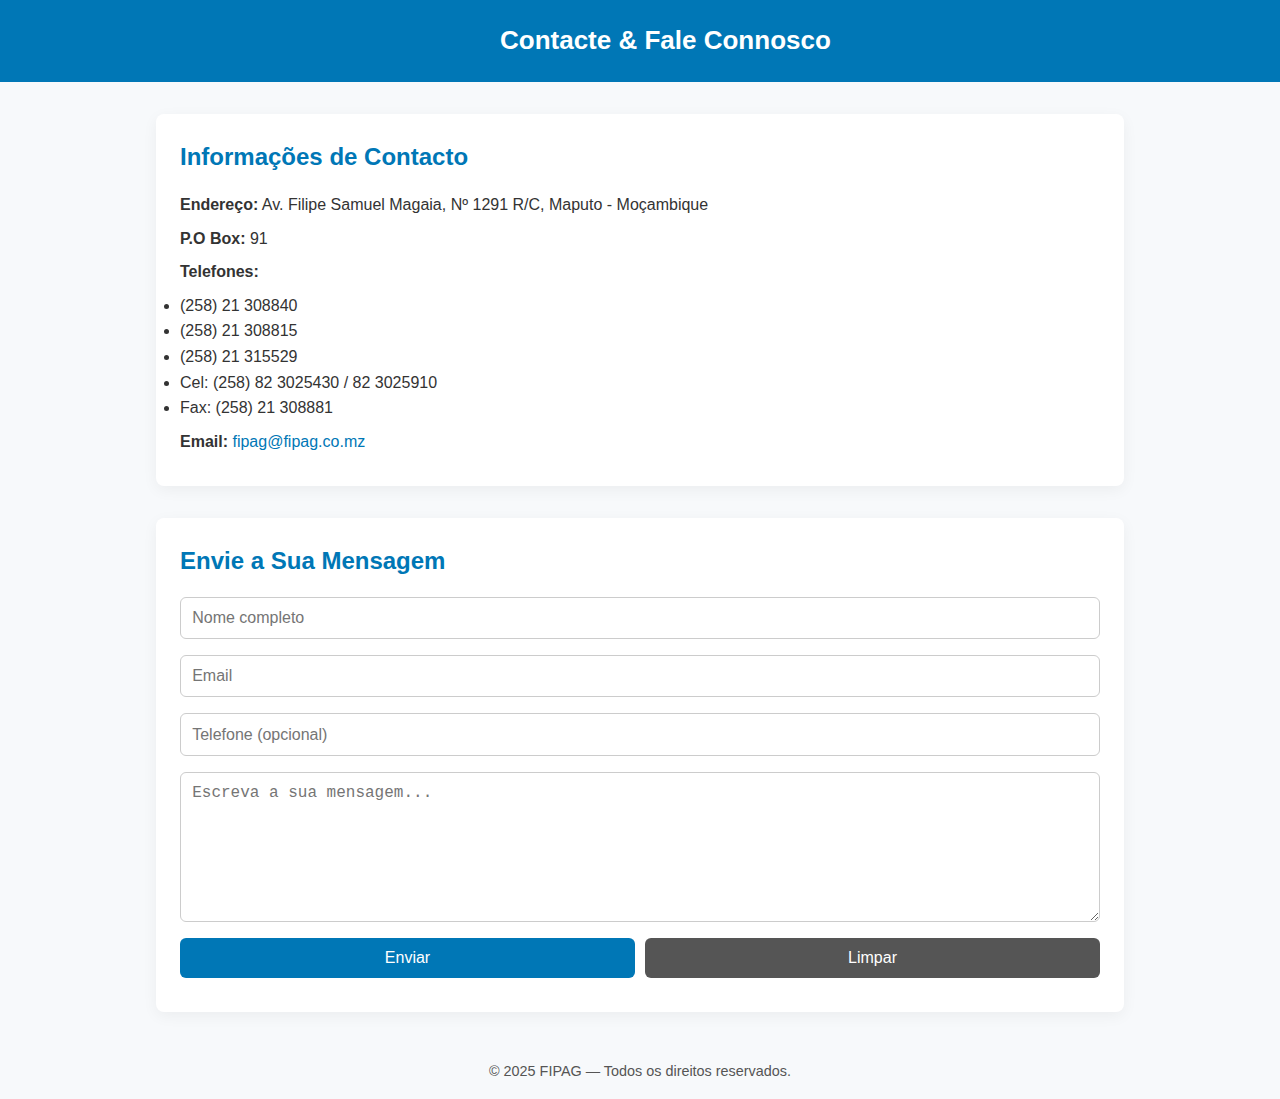
<file: contactosefaleconnosco.html>
<!DOCTYPE html>
<html lang="pt-PT">
<head>
  <meta charset="UTF-8">
  <meta name="viewport" content="width=device-width, initial-scale=1.0">
  <title>Contacte & Fale Connosco — FIPAG</title>
  <style>
    :root {
      --accent: #0077b6;
      --bg: #f7f9fb;
      --text: #333;
      --muted: #555;
      --maxw: 1000px;
    }
    * { box-sizing: border-box; margin: 0; padding: 0; }
    body { font-family: Arial, sans-serif; background: var(--bg); color: var(--text); line-height: 1.6; }
    header {
     background: #0077b6;
      color: white;
      text-align: center;
      padding: 20px 0;
      font-size: 26px;
      font-weight: bold;
      display: flex;
    }
    
    header h1 { font-size: 1.8rem; }
    nav a { color: #fff;
         margin-left: 500px;
         text-decoration: none;
          font-weight: bold; 
          list-style-type: none;
       
    }
    nav a:hover { 
    color: red;}
    main { max-width: var(--maxw); margin: 2rem auto; padding: 0 1rem; }
    section.contact-info, section.contact-form {
      background: #fff;
      padding: 1.5rem;
      border-radius: 8px;
      box-shadow: 0 4px 15px rgba(0,0,0,0.05);
      margin-bottom: 2rem;
    }
    section.contact-info h2, section.contact-form h2 { color: var(--accent); margin-bottom: 1rem; }
    section.contact-info p, section.contact-info ul { margin-bottom: 0.5rem; }
    section.contact-info a { color: var(--accent); text-decoration: none; }
    section.contact-info a:hover { text-decoration: underline; }
    form { display: grid; gap: 1rem; }
    input, textarea, select, button { width: 100%; padding: 0.7rem; border-radius: 6px; border: 1px solid #ccc; font-size: 1rem; }
    textarea { resize: vertical; min-height: 150px; }
    button { background: var(--accent); color: #fff; border: none; cursor: pointer; transition: background 0.3s; }
    button:hover { background: #005f87; }
    .secondary { background: #555; }
    footer { text-align: center; padding: 1rem; margin-top: 2rem; color: var(--muted); font-size: 0.9rem; }
    @media(max-width: 700px){
      header { flex-direction: column; align-items: flex-start; }
      nav { margin-top: 0.5rem; }
    }
  </style>
</head>
<body>

  <header>
    <nav>
      <a href="#">Contacte & Fale Connosco</a>
      
    </nav>
  </header>

  <main>
    <section class="contact-info">
      <h2>Informações de Contacto</h2>
      <p><strong>Endereço:</strong> Av. Filipe Samuel Magaia, Nº 1291 R/C, Maputo - Moçambique</p>
      <p><strong>P.O Box:</strong> 91</p>
      <p><strong>Telefones:</strong></p>
      <ul>
        <li>(258) 21 308840</li>
        <li>(258) 21 308815</li>
        <li>(258) 21 315529</li>
        <li>Cel: (258) 82 3025430 / 82 3025910</li>
        <li>Fax: (258) 21 308881</li>
      </ul>
      <p><strong>Email:</strong> <a href="mailto:fipag@fipag.co.mz">fipag@fipag.co.mz</a></p>
    </section>

    <section class="contact-form">
      <h2>Envie a Sua Mensagem</h2>
      <form id="contactForm">
        <input type="text" id="name" name="name" placeholder="Nome completo" required />
        <input type="email" id="email" name="email" placeholder="Email" required />
        <input type="text" id="phone" name="phone" placeholder="Telefone (opcional)" />
        <textarea id="message" name="message" placeholder="Escreva a sua mensagem..." required></textarea>
        <div style="display:flex;gap:10px;">
          <button type="submit">Enviar</button>
          <button type="button" class="secondary" id="clearBtn">Limpar</button>
        </div>
      </form>
      <div id="status" style="margin-top:10px;"></div>
    </section>
  </main>

  <footer>
    © 2025 FIPAG — Todos os direitos reservados.
  </footer>

  <script>
    const form = document.getElementById('contactForm');
    const status = document.getElementById('status');
    const clearBtn = document.getElementById('clearBtn');

    // Carrega dados do localStorage ao iniciar a página
    window.addEventListener('DOMContentLoaded', () => {
      if(localStorage.getItem('contactForm')){
        const data = JSON.parse(localStorage.getItem('contactForm'));
        form.name.value = data.name || '';
        form.email.value = data.email || '';
        form.phone.value = data.phone || '';
        form.message.value = data.message || '';
      }
    });

    // Função para salvar no localStorage
    function saveToLocalStorage(){
      const data = {
        name: form.name.value,
        email: form.email.value,
        phone: form.phone.value,
        message: form.message.value
      };
      localStorage.setItem('contactForm', JSON.stringify(data));
    }

    // Atualiza localStorage ao digitar
    form.addEventListener('input', saveToLocalStorage);

    // Limpar dados
    clearBtn.addEventListener('click', () => {
      form.reset();
      localStorage.removeItem('contactForm');
      status.textContent = '';
    });

    // Envio via mailto
    form.addEventListener('submit', (e) => {
      e.preventDefault();
      const name = form.name.value;
      const email = form.email.value;
      const phone = form.phone.value || '-';
      const message = form.message.value;

      const mailtoLink = `mailto:fipag@fipag.co.mz?subject=${encodeURIComponent('Contacto FIPAG: ' + name)}&body=${encodeURIComponent(
        `Nome: ${name}\nEmail: ${email}\nTelefone: ${phone}\nMensagem: ${message}`
      )}`;
      window.location.href = mailtoLink;
      status.textContent = 'Abrindo o seu cliente de email...';
      status.style.color = 'green';
    });
  </script>

</body>
</html>
</file>
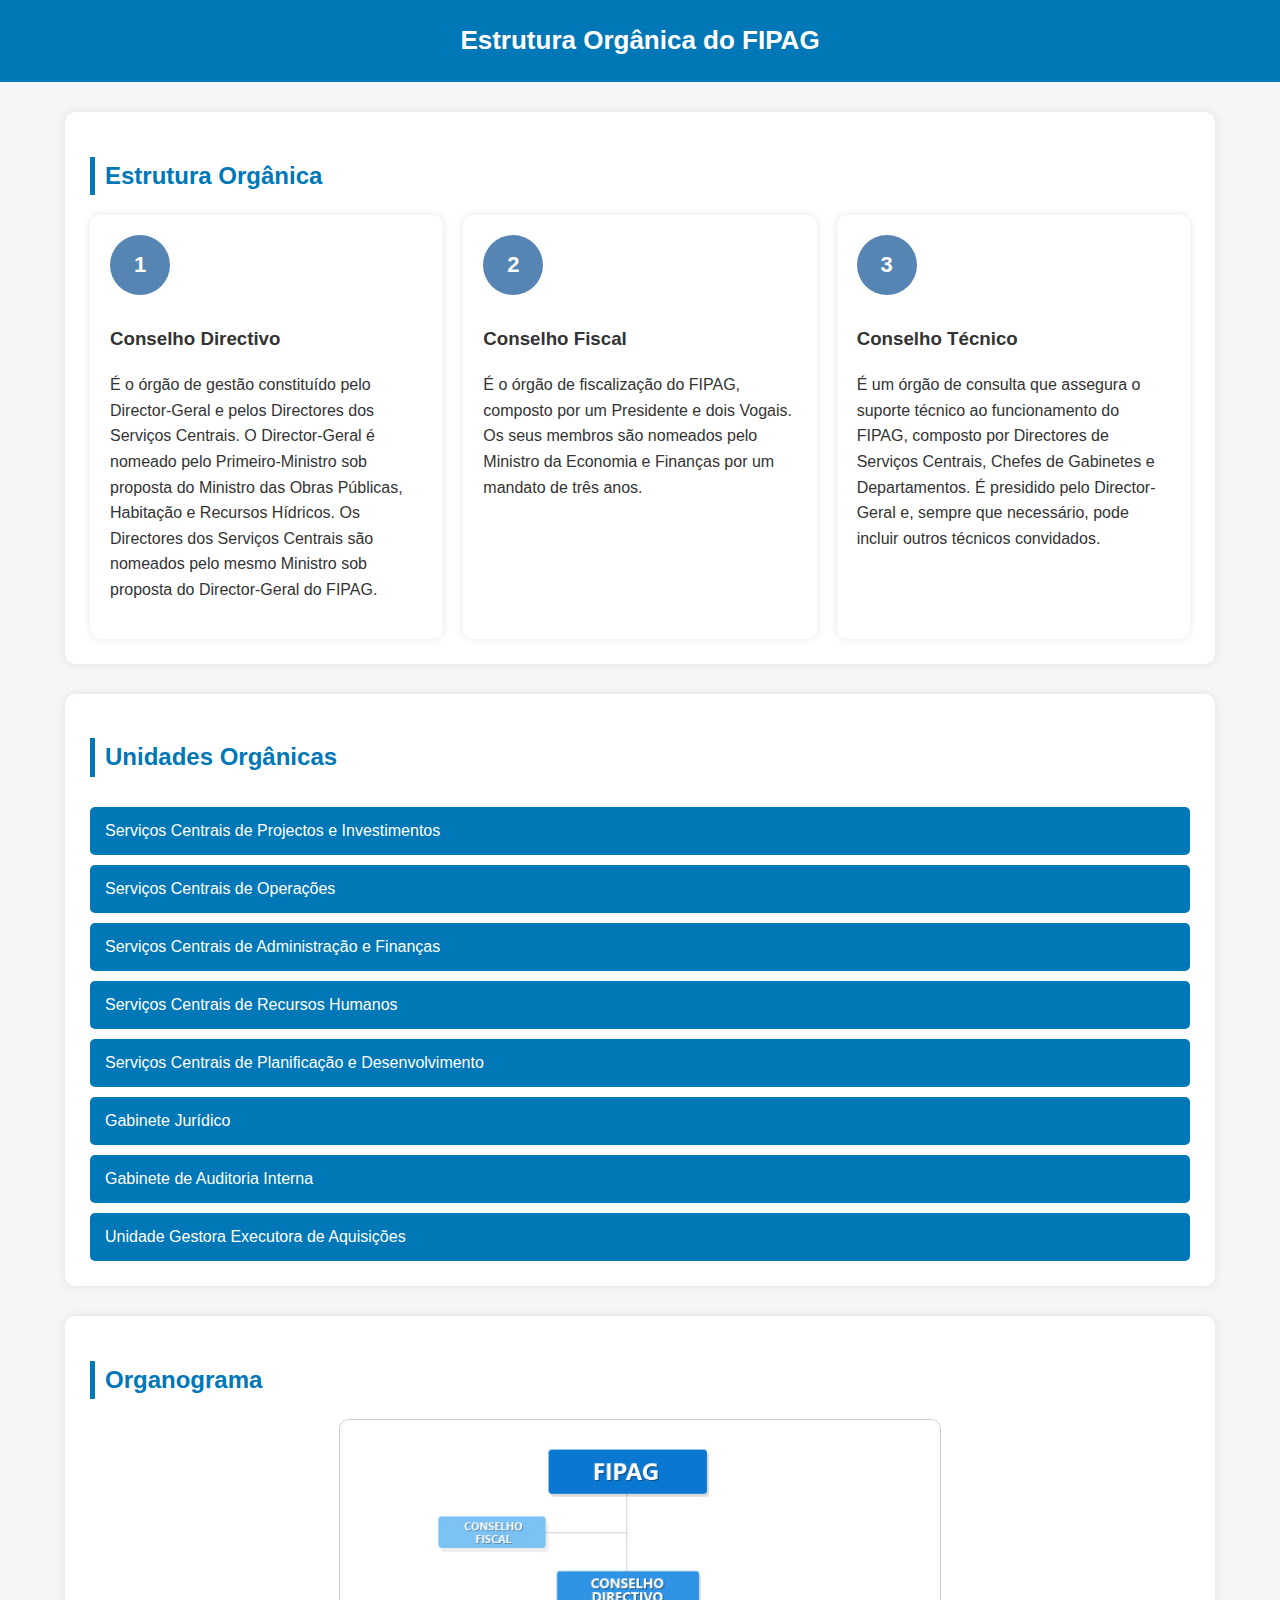
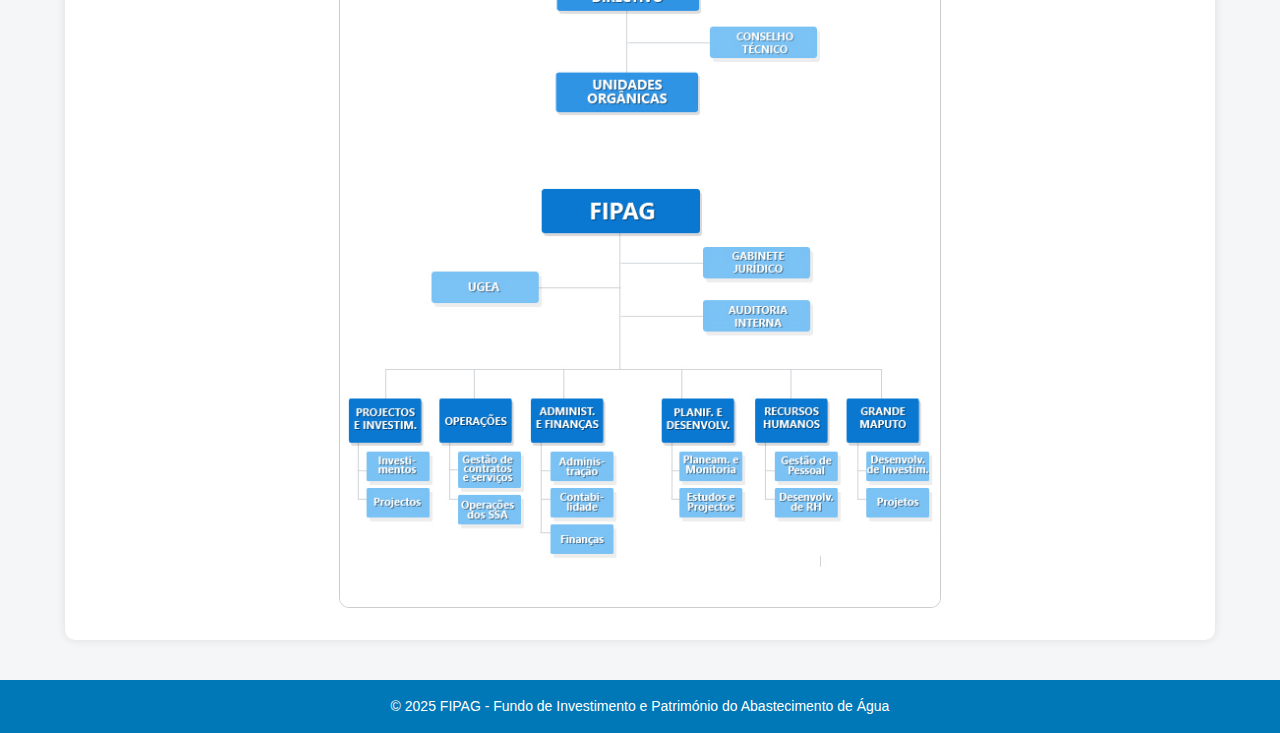
<file: estruturaorganica.html>
<!DOCTYPE html>
<html lang="pt">
<head>
  <meta charset="UTF-8">
  <meta name="viewport" content="width=device-width, initial-scale=1.0">
  <title>Estrutura Orgânica - FIPAG</title>

  <!-- ==================== CSS ==================== -->
  <style>
    body {
      font-family: Arial, sans-serif;
      background: #f4f6f7;
      margin: 0;
      padding: 0;
      color: #333;
      line-height: 1.6;
    }

    header {
      background: #0077b6;
      color: white;
      text-align: center;
      padding: 20px 0;
      font-size: 26px;
      font-weight: bold;
    }

    section {
      width: 90%;
      max-width: 1100px;
      margin: 30px auto;
      background: white;
      padding: 25px;
      border-radius: 10px;
      box-shadow: 0 0 10px rgba(0,0,0,0.1);
    }

    h2 {
      color: #0077b6;
      border-left: 5px solid #0077b6;
      padding-left: 10px;
    }

    /* BLOCO - ESTRUTURA ORGÂNICA */
    .orga-container {
      display: flex;
      flex-wrap: wrap;
      gap: 20px;
      justify-content: center;
    }

    .orga-item {
      flex: 1 1 300px;
      background: #ffffff;
      padding: 20px;
      border-radius: 10px;
      box-shadow: 0 0 8px rgba(0,0,0,0.1);
      text-align: left;
    }

    .orga-item span {
      display: inline-block;
      width: 60px;
      height: 60px;
      background: #5685b3;
      color: white;
      border-radius: 50%;
      text-align: center;
      line-height: 60px;
      font-weight: bold;
      font-size: 22px;
      margin-bottom: 10px;
    }

    /* UNIDADES ORGÂNICAS */
    .accordion {
      background: #0077b6;
      color: white;
      cursor: pointer;
      padding: 15px;
      margin-top: 10px;
      border: none;
      text-align: left;
      outline: none;
      font-size: 16px;
      transition: background 0.3s;
      border-radius: 5px;
      width: 100%;
    }

    .accordion:hover {
      background: #005f87;
    }

    .panel {
      padding: 0 15px;
      background-color: #f7f7f7;
      display: none;
      overflow: hidden;
      border-left: 3px solid #0077b6;
      margin-bottom: 10px;
      border-radius: 0 0 5px 5px;
    }

    /* ORGANOGRAMA */
    .organograma {
      text-align: center;
      margin-top: 20px;
    }

    .organograma img {
      width: 100%;
      max-width: 600px;
      border-radius: 10px;
      border: 1px solid #ccc;
    }

    footer {
      text-align: center;
      background: #0077b6;
      color: white;
      padding: 15px 0;
      margin-top: 40px;
      font-size: 14px;
    }
  </style>
</head>
<body>

  <!-- ==================== HTML ==================== -->

  <header>Estrutura Orgânica do FIPAG</header>

  <section id="estrutura">
    <h2>Estrutura Orgânica</h2>
    <div class="orga-container">

      <div class="orga-item">
        <span>1</span>
        <h3>Conselho Directivo</h3>
        <p>
          É o órgão de gestão constituído pelo Director-Geral e pelos Directores dos Serviços Centrais. 
          O Director-Geral é nomeado pelo Primeiro-Ministro sob proposta do Ministro das Obras Públicas, Habitação e Recursos Hídricos. 
          Os Directores dos Serviços Centrais são nomeados pelo mesmo Ministro sob proposta do Director-Geral do FIPAG.
        </p>
      </div>

      <div class="orga-item">
        <span>2</span>
        <h3>Conselho Fiscal</h3>
        <p>
          É o órgão de fiscalização do FIPAG, composto por um Presidente e dois Vogais. 
          Os seus membros são nomeados pelo Ministro da Economia e Finanças por um mandato de três anos.
        </p>
      </div>

      <div class="orga-item">
        <span>3</span>
        <h3>Conselho Técnico</h3>
        <p>
          É um órgão de consulta que assegura o suporte técnico ao funcionamento do FIPAG, composto por Directores de Serviços Centrais, Chefes de Gabinetes e Departamentos. 
          É presidido pelo Director-Geral e, sempre que necessário, pode incluir outros técnicos convidados.
        </p>
      </div>

    </div>
  </section>

  <section id="unidades">
    <h2>Unidades Orgânicas</h2>

    <button class="accordion">Serviços Centrais de Projectos e Investimentos</button>
    <div class="panel">
      <p>Responsável pelo desenvolvimento e execução dos projectos e investimentos do abastecimento de água.</p>
    </div>

    <button class="accordion">Serviços Centrais de Operações</button>
    <div class="panel">
      <p>Responsável pela operação e manutenção das infra-estruturas de distribuição de água.</p>
    </div>

    <button class="accordion">Serviços Centrais de Administração e Finanças</button>
    <div class="panel">
      <p>Garante a gestão financeira, administrativa e contabilística do FIPAG.</p>
    </div>

    <button class="accordion">Serviços Centrais de Recursos Humanos</button>
    <div class="panel">
      <p>Responsável pela gestão e valorização do capital humano do FIPAG.</p>
    </div>

    <button class="accordion">Serviços Centrais de Planificação e Desenvolvimento</button>
    <div class="panel">
      <p>Assegura o planeamento estratégico e o desenvolvimento organizacional.</p>
    </div>

    <button class="accordion">Gabinete Jurídico</button>
    <div class="panel">
      <p>Presta apoio jurídico e garante a conformidade legal das actividades do FIPAG.</p>
    </div>

    <button class="accordion">Gabinete de Auditoria Interna</button>
    <div class="panel">
      <p>Fiscaliza a correcta aplicação dos recursos e promove a transparência na gestão.</p>
    </div>

    <button class="accordion">Unidade Gestora Executora de Aquisições</button>
    <div class="panel">
      <p>Gere e executa os processos de aquisição, assegurando a conformidade com a legislação aplicável.</p>
    </div>
  </section>

  <section id="organograma">
    <h2>Organograma</h2>
    <div class="organograma">
      <img src="image/organograma.jpg" alt="Organograma do FIPAG">
    </div>
  </section>

  <footer>
    © 2025 FIPAG - Fundo de Investimento e Património do Abastecimento de Água
  </footer>

  <!-- ==================== JAVASCRIPT ==================== -->
  <script>
    // Código para abrir e fechar as secções do acordeão
    const accordions = document.querySelectorAll(".accordion");

    accordions.forEach(acc => {
      acc.addEventListener("click", function() {
        this.classList.toggle("active");
        const panel = this.nextElementSibling;
        if (panel.style.display === "block") {
          panel.style.display = "none";
        } else {
          panel.style.display = "block";
        }
      });
    });
  </script>

</body>
</html>
</file>
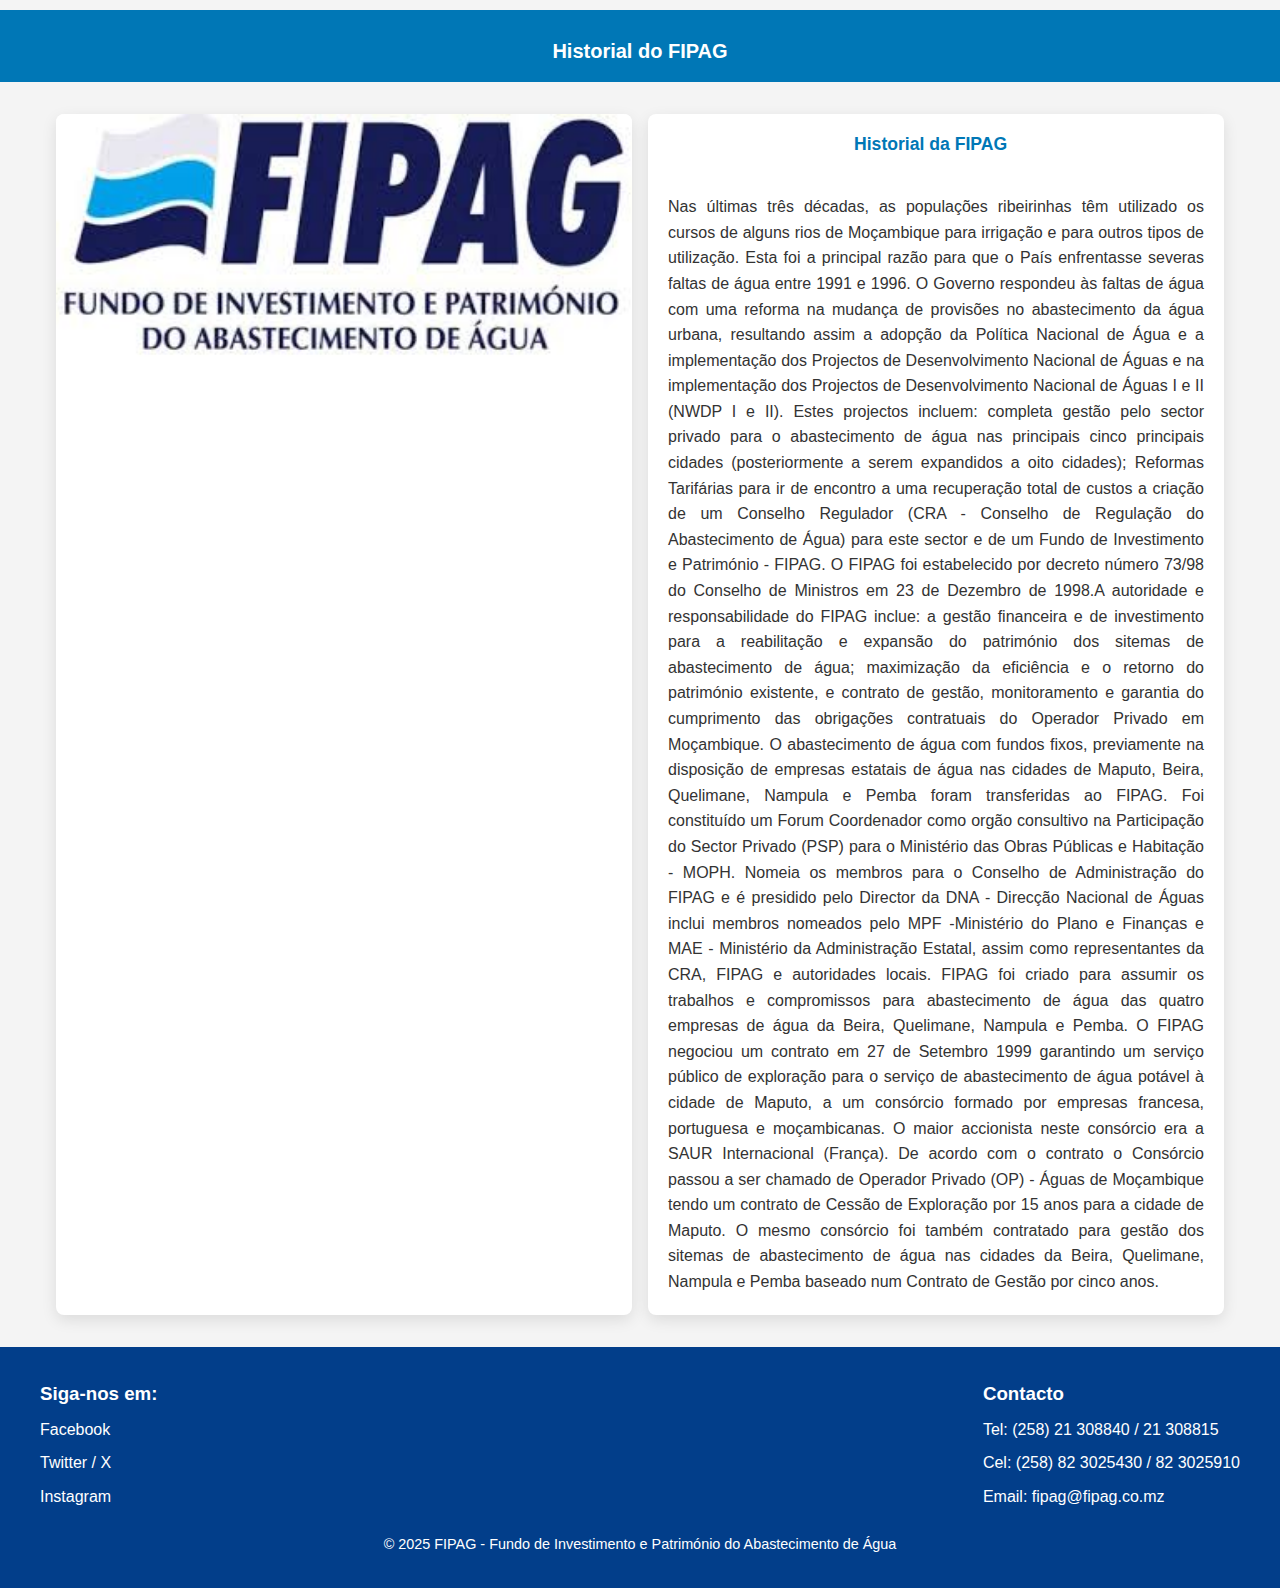
<file: histiorialdofipag.html>
<!DOCTYPE html>
<html lang="pt-PT">
<head>
    <meta charset="UTF-8">
    <meta name="viewport" content="width=device-width, initial-scale=1.0">
    <title>Mensagem do director Geral</title>
    <meta name="description" content="Fundo de Investimento e Património do Abastecimento de Água">
    <meta name="keywords" content="FIPAG, Notícias, Água">
    <link rel="icon" href="./image/icon6.png" type="image/png" sizes="128x128">
    <style>
        /* ================== RESET & GLOBAL ================== */
        *{box-sizing:border-box;margin:0;padding:0;font-family:Arial, sans-serif;}
        body{background:#f4f4f4;color:#333;line-height:1.6;}
        a{text-decoration:none;color:inherit;}
        img{max-width:100%;display:block;}
        ul{list-style:none;}

        /* ================== HEADER ================== */
        header{background:#0077b6;color:white;padding:15px 0;text-align:center; display: block; margin-top: 10px;justify-content: space-between;}
        header img{height:50px;margin-top: 100px;}
        nav ul{display:flex;justify-content:center;gap:1rem;margin-top:10px;flex-wrap:wrap;}
       
        nav ul li:hover{background:#023e8a;}
        nav a{color:white;font-weight:600; font-size: 20px;}

        /* ================== CONTAINER ================== */
        .container{max-width:1200px;margin:2rem auto;padding:0 1rem;}

        /* ================== NOTÍCIAS ================== */
        .noticia-destaque, .outras-noticias{display:flex;flex-wrap:wrap;gap:1rem;}
        .noticia-destaque-single, .outra-noticia-1-single{
            background:white;border-radius:8px;overflow:hidden;flex:1 1 300px;
            box-shadow:0 5px 15px rgba(0,0,0,0.1);transition:transform 0.3s;
        }
        .noticia-destaque-single:hover, .outra-noticia-1-single:hover{transform:translateY(-5px);}
        .noticia-destaque-single h3, .outra-noticia-1-single h3{
            padding:1rem 1rem;font-size:1.1rem;color:#0077b6; margin-left: 190px;
        }
        .noticia-destaque-single img{width:100%;height:auto;}

        .noticia-destaque-single p{
          padding: 20px;
          text-align: justify;
        }
        /* ================== FOOTER ================== */
        footer{background:#023e8a;color:white;padding:2rem 1rem;margin-top:2rem;}
        .footer-top{display:flex;flex-wrap:wrap;justify-content:space-between;gap:1rem;max-width:1200px;margin:0 auto;}
        .footer-top h3{margin-bottom:0.5rem;}
        .footer-top ul li{margin-bottom:0.5rem;}
        .footer-top ul li a{color:white;}
         .footer-top ul li a:hover{background:rgb(43, 0, 255); }
        .footer-bottom{text-align:center;margin-top:1rem;font-size:0.9rem;}


        /* ================== RESPONSIVE ================== */
        @media(max-width:768px){
            nav ul{flex-direction:column;gap:0.5rem;}
            .noticia-destaque-single, .outra-noticia-1-single{flex:1 1 100%;}
            .footer-top{flex-direction:column;}
        }
    </style>
</head>
<body>
    <!-- HEADER -->
    <header>
        <nav>
            <ul>
                <li><a >Historial do FIPAG</a></li>
            </ul>
        </nav>
    </header>

    <!-- CONTAINER -->
    <div class="container">

        <!-- NOTÍCIAS DESTAQUE -->
        <section class="noticia-destaque">
            <div class="noticia-destaque-single">
                    <img src="image/incon1.jpg" alt="Boane FIPAG">
                   
                </a>
            </div>
            <div class="noticia-destaque-single">
               <h3>Historial da FIPAG</h3>
                <p>
                Nas últimas três décadas, as populações ribeirinhas têm utilizado os cursos de alguns rios de Moçambique para irrigação e para outros tipos de utilização. Esta foi a principal razão para que o País enfrentasse severas faltas de água entre 1991 e 1996.
            O Governo respondeu às faltas de água com uma reforma na mudança de provisões no abastecimento da água urbana, resultando assim a adopção da Política Nacional de Água e a implementação dos Projectos de Desenvolvimento Nacional de Águas e na implementação dos Projectos de Desenvolvimento Nacional de Águas I e II (NWDP I e II).
            Estes projectos incluem:
            completa gestão pelo sector privado para o abastecimento de água nas principais cinco principais cidades (posteriormente a serem expandidos a oito cidades);

      
          
                Reformas Tarifárias para ir de encontro a uma recuperação total de custos
         
      
                a criação de um Conselho Regulador (CRA - Conselho de Regulação do Abastecimento de Água) para este sector e de um Fundo de Investimento e Património - FIPAG.
           

            O FIPAG foi estabelecido por decreto número 73/98 do Conselho de Ministros em 23 de Dezembro de 1998.A autoridade e responsabilidade do FIPAG inclue:
          
            a gestão financeira e de investimento para a reabilitação e expansão do património dos sitemas de abastecimento de água;
           maximização da eficiência e o retorno do património existente, e
            contrato de gestão, monitoramento e garantia do cumprimento das obrigações contratuais do Operador Privado em Moçambique.

                O abastecimento de água com fundos fixos, previamente na disposição de empresas estatais de água nas cidades de Maputo, Beira, Quelimane, Nampula e Pemba foram transferidas ao FIPAG.

            Foi constituído um Forum Coordenador como orgão consultivo na Participação do Sector Privado (PSP) para o Ministério das Obras Públicas e Habitação - MOPH. Nomeia os membros para o Conselho de Administração do FIPAG e é presidido pelo Director da DNA - Direcção Nacional de Águas inclui membros nomeados pelo MPF -Ministério do Plano e Finanças e MAE - Ministério da Administração Estatal, assim como representantes da CRA, FIPAG e autoridades locais.

            FIPAG foi criado para assumir os trabalhos e compromissos para abastecimento de água das quatro empresas de água da Beira, Quelimane, Nampula e Pemba. 
            O FIPAG negociou um contrato em 27 de Setembro 1999 garantindo um serviço público de exploração para o serviço de abastecimento de água potável à cidade de Maputo, a um consórcio formado por empresas francesa, portuguesa e moçambicanas. O maior accionista neste consórcio era a SAUR Internacional (França).

            De acordo com o contrato o Consórcio passou a ser chamado de Operador Privado (OP) - Águas de Moçambique tendo um contrato de Cessão de Exploração por 15 anos para a cidade de Maputo. O mesmo consórcio foi também contratado para gestão dos sitemas de abastecimento de água nas cidades da Beira, Quelimane, Nampula e Pemba baseado num Contrato de Gestão por cinco anos.             </p>

                   
                </a>
            </div>
        </section>

        

    </div>

    <!-- FOOTER -->
    <footer>
        <div class="footer-top">
            <div>
                <h3>Siga-nos em:</h3>
                <ul class="redes">
                    <li><a href="https://www.facebook.com/fipag/?locale=pt_BR">Facebook</a></li>
                    <li><a href="https://x.com/fipagmoz">Twitter / X</a></li>
                    <li><a href="https://www.instagram.com/fipag/">Instagram</a></li>
                </ul>
            </div>
            <div>
                <h3>Contacto</h3>
                <ul>
                    <li>Tel: (258) 21 308840 / 21 308815</li>
                    <li>Cel: (258) 82 3025430 / 82 3025910</li>
                    <li>Email: <a href="mailto:fipag@fipag.co.mz">fipag@fipag.co.mz</a></li>
                </ul>
            </div>
        </div>
        <div class="footer-bottom">
            © 2025 FIPAG - Fundo de Investimento e Património do Abastecimento de Água
        </div>
    </footer>
</body>
</html>
</file>
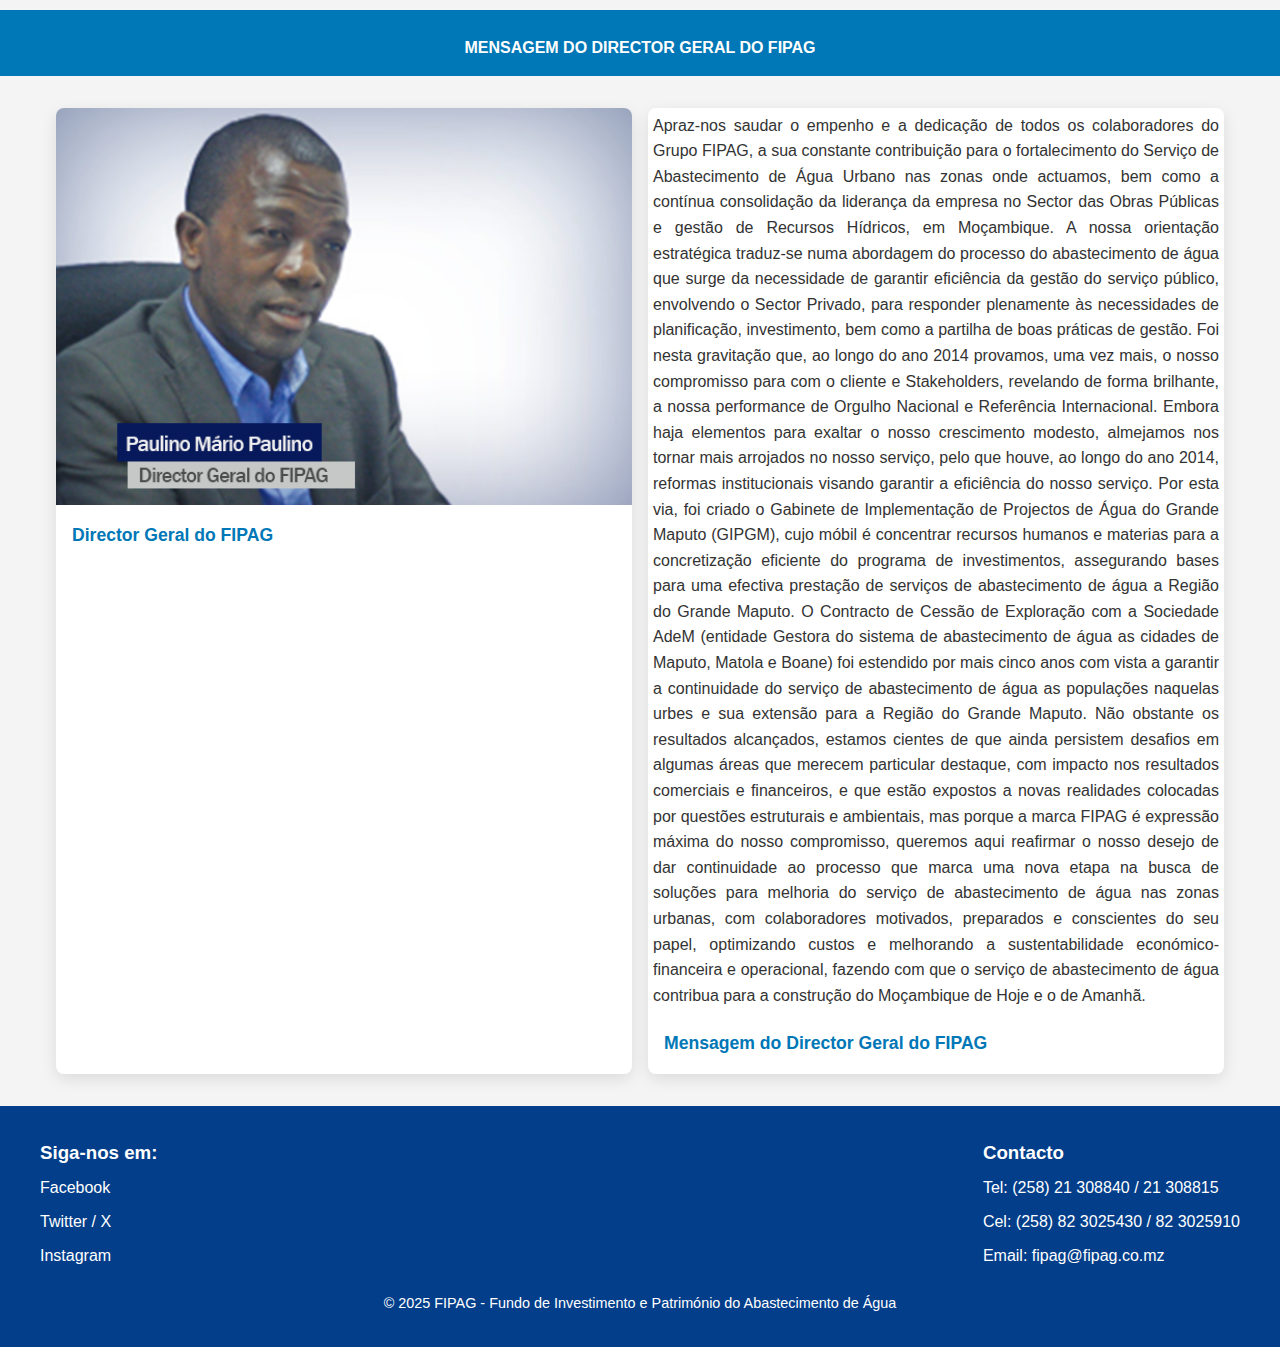
<file: mensagemdg.html>
<!DOCTYPE html>
<html lang="pt-PT">
<head>
    <meta charset="UTF-8">
    <meta name="viewport" content="width=device-width, initial-scale=1.0">
    <title>Mensagem do director Geral</title>
    <meta name="description" content="Fundo de Investimento e Património do Abastecimento de Água">
    <meta name="keywords" content="FIPAG, Notícias, Água">
    <link rel="icon" href="./image/icon6.png" type="image/png" sizes="128x128">
    <style>
        /* ================== RESET & GLOBAL ================== */
        *{box-sizing:border-box;margin:0;padding:0;font-family:Arial, sans-serif;}
        body{background:#f4f4f4;color:#333;line-height:1.6;}
        a{text-decoration:none;color:inherit;}
        img{max-width:100%;display:block;}
        ul{list-style:none;}

        /* ================== HEADER ================== */
        header{background:#0077b6;color:white;padding:15px 0;text-align:center; display: block; margin-top: 10px;justify-content: space-between;}
        header img{height:50px;margin-top: 100px;}
        nav ul{display:flex;justify-content:center;gap:1rem;margin-top:10px;flex-wrap:wrap;}
       
        nav ul li:hover{background:#023e8a;}
        nav a{color:white;font-weight:600;}

        /* ================== CONTAINER ================== */
        .container{max-width:1200px;margin:2rem auto;padding:0 1rem;}

        /* ================== NOTÍCIAS ================== */
        .noticia-destaque, .outras-noticias{display:flex;flex-wrap:wrap;gap:1rem;}
        .noticia-destaque-single, .outra-noticia-1-single{
            background:white;border-radius:8px;overflow:hidden;flex:1 1 300px;
            box-shadow:0 5px 15px rgba(0,0,0,0.1);transition:transform 0.3s;
        }
        .noticia-destaque-single:hover, .outra-noticia-1-single:hover{transform:translateY(-5px);}
        .noticia-destaque-single h3, .outra-noticia-1-single h3{
            padding:1rem 1rem;font-size:1.1rem;color:#0077b6;
        }
        .noticia-destaque-single img{width:100%;height:auto;}

        .noticia-destaque-single p{
          padding: 5px;
          text-align: justify;
        }
        /* ================== FOOTER ================== */
        footer{background:#023e8a;color:white;padding:2rem 1rem;margin-top:2rem;}
        .footer-top{display:flex;flex-wrap:wrap;justify-content:space-between;gap:1rem;max-width:1200px;margin:0 auto;}
        .footer-top h3{margin-bottom:0.5rem;}
        .footer-top ul li{margin-bottom:0.5rem;}
        .footer-top ul li a{color:white;}
         .footer-top ul li a:hover{background:rgb(43, 0, 255); }
        .footer-bottom{text-align:center;margin-top:1rem;font-size:0.9rem;}


        /* ================== RESPONSIVE ================== */
        @media(max-width:768px){
            nav ul{flex-direction:column;gap:0.5rem;}
            .noticia-destaque-single, .outra-noticia-1-single{flex:1 1 100%;}
            .footer-top{flex-direction:column;}
        }
    </style>
</head>
<body>
    <!-- HEADER -->
    <header>
        <nav>
            <ul>
                <li><a >MENSAGEM DO DIRECTOR GERAL DO FIPAG</a></li>
            </ul>
        </nav>
    </header>

    <!-- CONTAINER -->
    <div class="container">

        <!-- NOTÍCIAS DESTAQUE -->
        <section class="noticia-destaque">
            <div class="noticia-destaque-single">
                    <img src="image/director-geral.jpg" alt="Boane FIPAG">
                    <h3>Director Geral do FIPAG</h3>
                </a>
            </div>
            <div class="noticia-destaque-single">
              <p>
                Apraz-nos saudar o empenho e a dedicação de todos os colaboradores do Grupo FIPAG, a sua constante contribuição para o 
                fortalecimento do Serviço de Abastecimento de Água Urbano nas zonas onde actuamos, bem como a contínua consolidação da 
                liderança da empresa 
                no Sector das Obras Públicas e gestão de Recursos Hídricos, em Moçambique.
                A nossa orientação estratégica traduz-se numa abordagem do processo do abastecimento de água que surge da necessidade de garantir 
                eficiência da gestão do serviço público, envolvendo o Sector Privado, para responder plenamente às necessidades de planificação, 
                investimento, bem como a partilha de boas práticas de gestão. Foi nesta gravitação que, ao longo do ano 2014 provamos, uma vez mais, o 
                nosso compromisso para com o cliente e Stakeholders, revelando de forma brilhante, a nossa performance de Orgulho Nacional e Referência
                Internacional.
                Embora haja elementos para exaltar o nosso crescimento modesto, almejamos nos tornar mais arrojados no nosso serviço, pelo
                 que houve, ao longo do ano 2014, reformas institucionais visando garantir a eficiência do nosso serviço. Por esta via, foi 
                 criado o Gabinete de Implementação de Projectos de Água do Grande Maputo (GIPGM), cujo móbil é concentrar recursos humanos e 
                 materias para a concretização eficiente do programa de investimentos, assegurando bases para uma efectiva prestação de serviços 
                 de abastecimento de água a Região do Grande Maputo. O Contracto de Cessão de Exploração com a Sociedade AdeM (entidade Gestora
                  do sistema de abastecimento de água as cidades de Maputo, Matola e Boane) foi estendido por mais cinco anos com vista a garantir 
                  a continuidade do serviço de abastecimento de água as populações naquelas urbes e sua extensão para a Região do Grande Maputo.

                Não obstante os resultados alcançados, estamos cientes de que ainda persistem desafios em algumas áreas que merecem particular 
                destaque, com impacto nos resultados comerciais e financeiros, e que estão expostos a novas realidades colocadas por questões
                 estruturais e ambientais, mas porque a marca FIPAG é expressão máxima do nosso compromisso, queremos aqui reafirmar o nosso
                  desejo de dar continuidade ao processo que marca uma nova etapa na busca de soluções para melhoria do serviço de abastecimento
                   de água nas zonas urbanas, com colaboradores motivados, preparados e conscientes do seu papel, optimizando custos e melhorando
                    a sustentabilidade económico-financeira e operacional, fazendo com que o serviço de abastecimento de água contribua para a 
                    construção do Moçambique de Hoje e o de Amanhã.
              </p>
                    <h3>Mensagem do Director Geral do FIPAG</h3>
                </a>
            </div>
        </section>

        

    </div>

    <!-- FOOTER -->
    <footer>
        <div class="footer-top">
            <div>
                <h3>Siga-nos em:</h3>
                <ul class="redes">
                    <li><a href="https://www.facebook.com/fipag/?locale=pt_BR">Facebook</a></li>
                    <li><a href="https://x.com/fipagmoz">Twitter / X</a></li>
                    <li><a href="https://www.instagram.com/fipag/">Instagram</a></li>
                </ul>
            </div>
            <div>
                <h3>Contacto</h3>
                <ul>
                    <li>Tel: (258) 21 308840 / 21 308815</li>
                    <li>Cel: (258) 82 3025430 / 82 3025910</li>
                    <li>Email: <a href="mailto:fipag@fipag.co.mz">fipag@fipag.co.mz</a></li>
                </ul>
            </div>
        </div>
        <div class="footer-bottom">
            © 2025 FIPAG - Fundo de Investimento e Património do Abastecimento de Água
        </div>
    </footer>
</body>
</html>
</file>
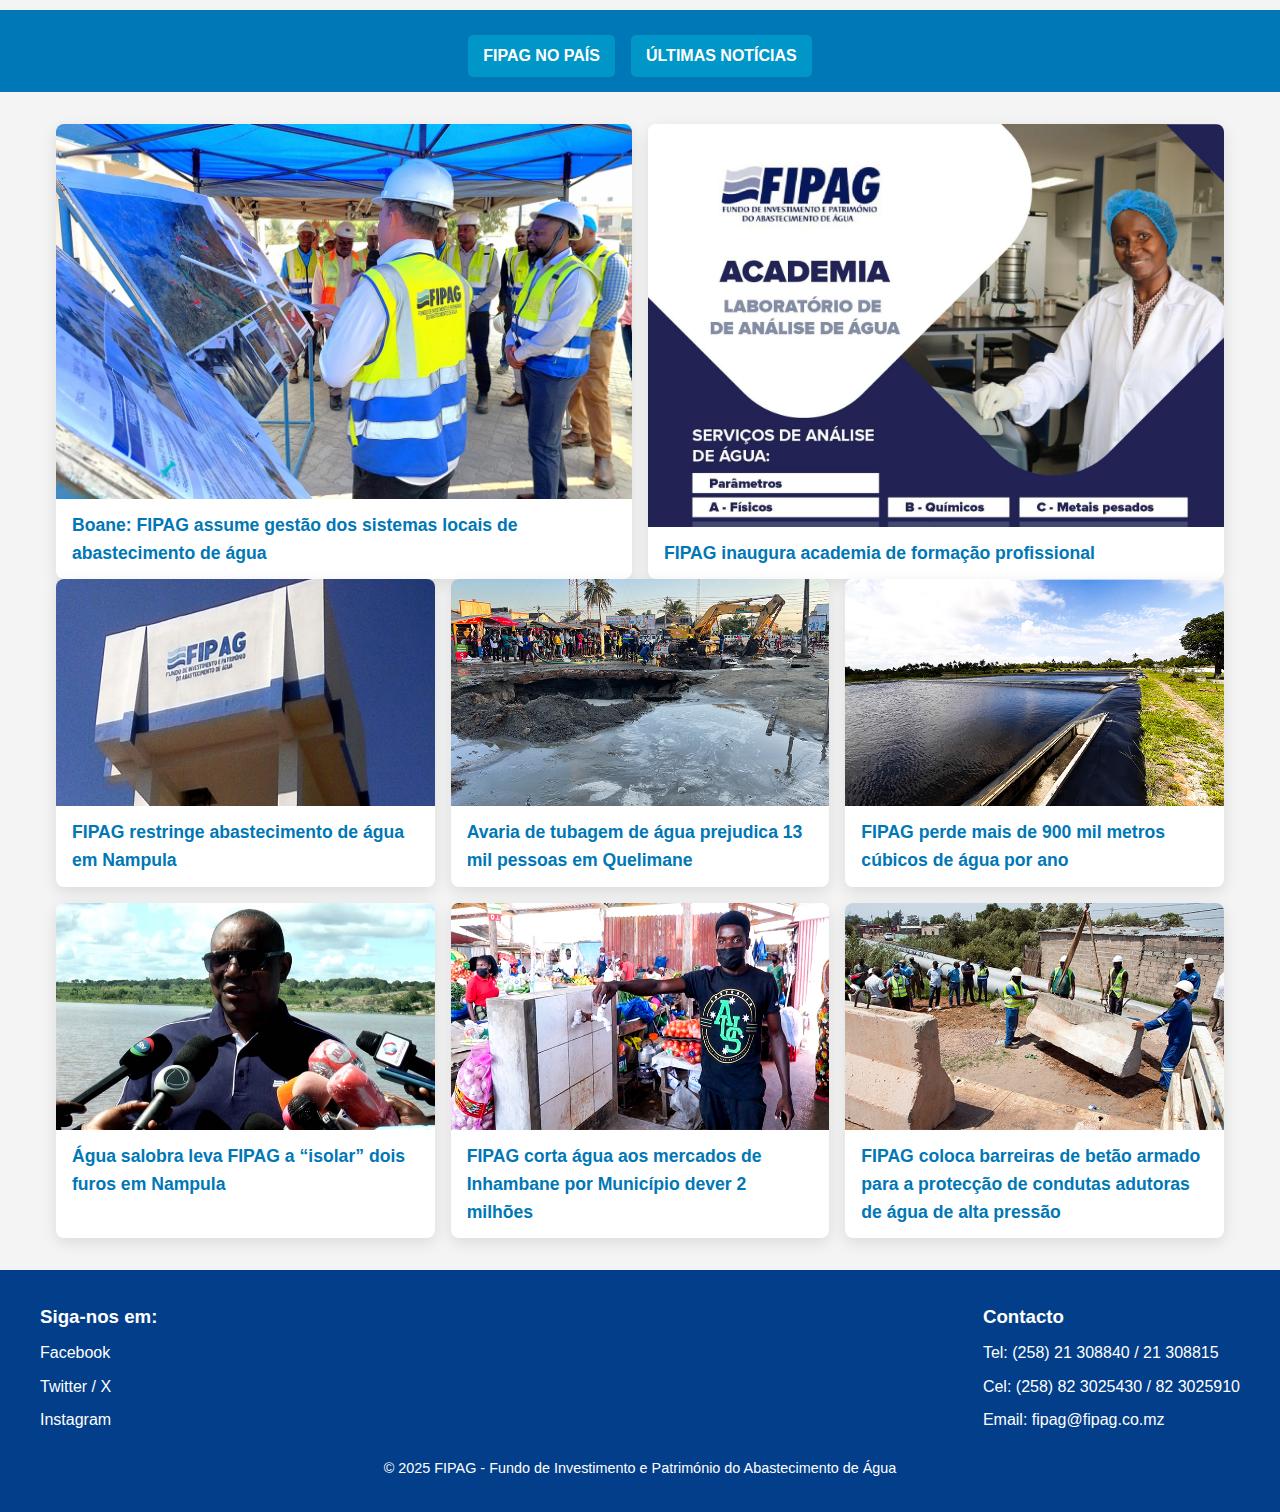
<file: noticias.html>
<!DOCTYPE html>
<html lang="pt-PT">
<head>
    <meta charset="UTF-8">
    <meta name="viewport" content="width=device-width, initial-scale=1.0">
    <title>Notícias - FIPAG</title>
    <meta name="description" content="Fundo de Investimento e Património do Abastecimento de Água">
    <meta name="keywords" content="FIPAG, Notícias, Água">
    <link rel="icon" href="./image/icon6.png" type="image/png" sizes="128x128">
    <style>
        /* ================== RESET & GLOBAL ================== */
        *{box-sizing:border-box;margin:0;padding:0;font-family:Arial, sans-serif;}
        body{background:#f4f4f4;color:#333;line-height:1.6;}
        a{text-decoration:none;color:inherit;}
        img{max-width:100%;display:block;}
        ul{list-style:none;}

        /* ================== HEADER ================== */
        header{background:#0077b6;color:white;padding:15px 0;text-align:center; display: block; margin-top: 10px;justify-content: space-between;}
        header img{height:50px;margin-top: 100px;}
        nav ul{display:flex;justify-content:center;gap:1rem;margin-top:10px;flex-wrap:wrap;}
        nav ul li{padding:8px 15px;background:#0096c7;border-radius:5px;transition:0.3s;}
        nav ul li:hover{background:#023e8a;}
        nav a{color:white;font-weight:600;}

        /* ================== CONTAINER ================== */
        .container{max-width:1200px;margin:2rem auto;padding:0 1rem;}

        /* ================== NOTÍCIAS ================== */
        .noticia-destaque, .outras-noticias{display:flex;flex-wrap:wrap;gap:1rem;}
        .noticia-destaque-single, .outra-noticia-1-single{
            background:white;border-radius:8px;overflow:hidden;flex:1 1 300px;
            box-shadow:0 5px 15px rgba(0,0,0,0.1);transition:transform 0.3s;
        }
        .noticia-destaque-single:hover, .outra-noticia-1-single:hover{transform:translateY(-5px);}
        .noticia-destaque-single h3, .outra-noticia-1-single h3{
            padding:0.75rem 1rem;font-size:1.1rem;color:#0077b6;
        }
        .noticia-destaque-single img{width:100%;height:auto;}

        /* ================== FOOTER ================== */
        footer{background:#023e8a;color:white;padding:2rem 1rem;margin-top:2rem;}
        .footer-top{display:flex;flex-wrap:wrap;justify-content:space-between;gap:1rem;max-width:1200px;margin:0 auto;}
        .footer-top h3{margin-bottom:0.5rem;}
        .footer-top ul li{margin-bottom:0.5rem;}
        .footer-top ul li a{color:white;}
         .footer-top ul li a:hover{background:rgb(43, 0, 255); }
        .footer-bottom{text-align:center;margin-top:1rem;font-size:0.9rem;}


        /* ================== RESPONSIVE ================== */
        @media(max-width:768px){
            nav ul{flex-direction:column;gap:0.5rem;}
            .noticia-destaque-single, .outra-noticia-1-single{flex:1 1 100%;}
            .footer-top{flex-direction:column;}
        }
    </style>
</head>
<body>
    <!-- HEADER -->
    <header>
        <nav>
            <ul>
                <li><a href="https://opais.co.mz/tag/fipag/">FIPAG NO PAÍS</a></li>
                <li><a href="https://opais.co.mz/fipag-passa-a-gerir-sistemas-locais-de-abastecimento-de-agua-em-boane/">ÚLTIMAS NOTÍCIAS</a></li>
            </ul>
        </nav>
    </header>

    <!-- CONTAINER -->
    <div class="container">

        <!-- NOTÍCIAS DESTAQUE -->
        <section class="noticia-destaque">
            <div class="noticia-destaque-single">
                <a href="https://noticias.mmo.co.mz/2025/07/boane-fipag-assume-gestao-dos-sistemas-locais-de-abastecimento-de-agua.html">
                    <img src="image/ministerio.jpg" alt="Boane FIPAG">
                    <h3>Boane: FIPAG assume gestão dos sistemas locais de abastecimento de água</h3>
                </a>
            </div>
            <div class="noticia-destaque-single">
                <a href="https://opais.co.mz/fipag-inaugura-academia-de-formacao-profissional/">
                    <img src="image/academia.jpg" alt="Academia FIPAG">
                    <h3>FIPAG inaugura academia de formação profissional</h3>
                </a>
            </div>
        </section>

        <!-- OUTRAS NOTÍCIAS -->
        <section class="outras-noticias">
            <div class="outra-noticia-1-single">
                <a href="https://opais.co.mz/fipag-restringe-abastecimento-de-agua-em-nampula/">
                    <img src="image/n1.jpg" alt="FIPAG restringe abastecimento de água em Nampula">
                    <h3>FIPAG restringe abastecimento de água em Nampula</h3>
                </a>
            </div>
            <div class="outra-noticia-1-single">
                <a href="https://opais.co.mz/avaria-de-tubagem-de-agua-prejudica-13-mil-pessoas-em-quelimane/">
                    <img src="image/n2.jpg" alt="Avaria de tubagem de água prejudica 13 mil pessoas em Quelimane">
                    <h3>Avaria de tubagem de água prejudica 13 mil pessoas em Quelimane</h3>
                </a>
            </div>
            <div class="outra-noticia-1-single">
                <a href="https://opais.co.mz/fipag-perde-mais-de-900-mil-metros-cubicos-de-agua-por-ano/">
                    <img src="image/n3.jpg" alt="FIPAG perde mais de 900 mil metros cúbicos de água por ano">
                    <h3>FIPAG perde mais de 900 mil metros cúbicos de água por ano</h3>
                </a>
            </div>
            <div class="outra-noticia-1-single">
                <a href="https://opais.co.mz/agua-salobra-leva-fipag-a-isolar-dois-furos-em-nampula/">
                    <img src="image/n4.jpg" alt="">
                    <h3>Água salobra leva FIPAG a “isolar” dois furos em Nampula</h3>
                </a>
            </div>
            <div class="outra-noticia-1-single">
                <a href="https://opais.co.mz/fipag-corta-agua-aos-mercados-de-inhambane-por-municipio-dever-2-milhoes/">
                    <img src="image/n5.jpg" alt="">
                    <h3>FIPAG corta água aos mercados de Inhambane por Município dever 2 milhões</h3>
                </a>
            </div>
            <div class="outra-noticia-1-single">
                <a href="https://opais.co.mz/fipag-coloca-barreiras-de-betao-armado-para-a-proteccao-de-condutas-adutoras-de-agua-de-alta-pressao/">
                    <img src="image/n6.jpg" alt="">
                    <h3>FIPAG coloca barreiras de betão armado para a protecção de condutas adutoras de água de alta pressão</h3>
                </a>
            </div>
            
            </div>
        </section>

    </div>

    <!-- FOOTER -->
    <footer>
        <div class="footer-top">
            <div>
                <h3>Siga-nos em:</h3>
                <ul class="redes">
                    <li><a href="https://www.facebook.com/fipag/?locale=pt_BR">Facebook</a></li>
                    <li><a href="https://x.com/fipagmoz">Twitter / X</a></li>
                    <li><a href="https://www.instagram.com/fipag/">Instagram</a></li>
                </ul>
            </div>
            <div>
                <h3>Contacto</h3>
                <ul>
                    <li>Tel: (258) 21 308840 / 21 308815</li>
                    <li>Cel: (258) 82 3025430 / 82 3025910</li>
                    <li>Email: <a href="mailto:fipag@fipag.co.mz">fipag@fipag.co.mz</a></li>
                </ul>
            </div>
        </div>
        <div class="footer-bottom">
            © 2025 FIPAG - Fundo de Investimento e Património do Abastecimento de Água
        </div>
    </footer>
</body>
</html>
</file>
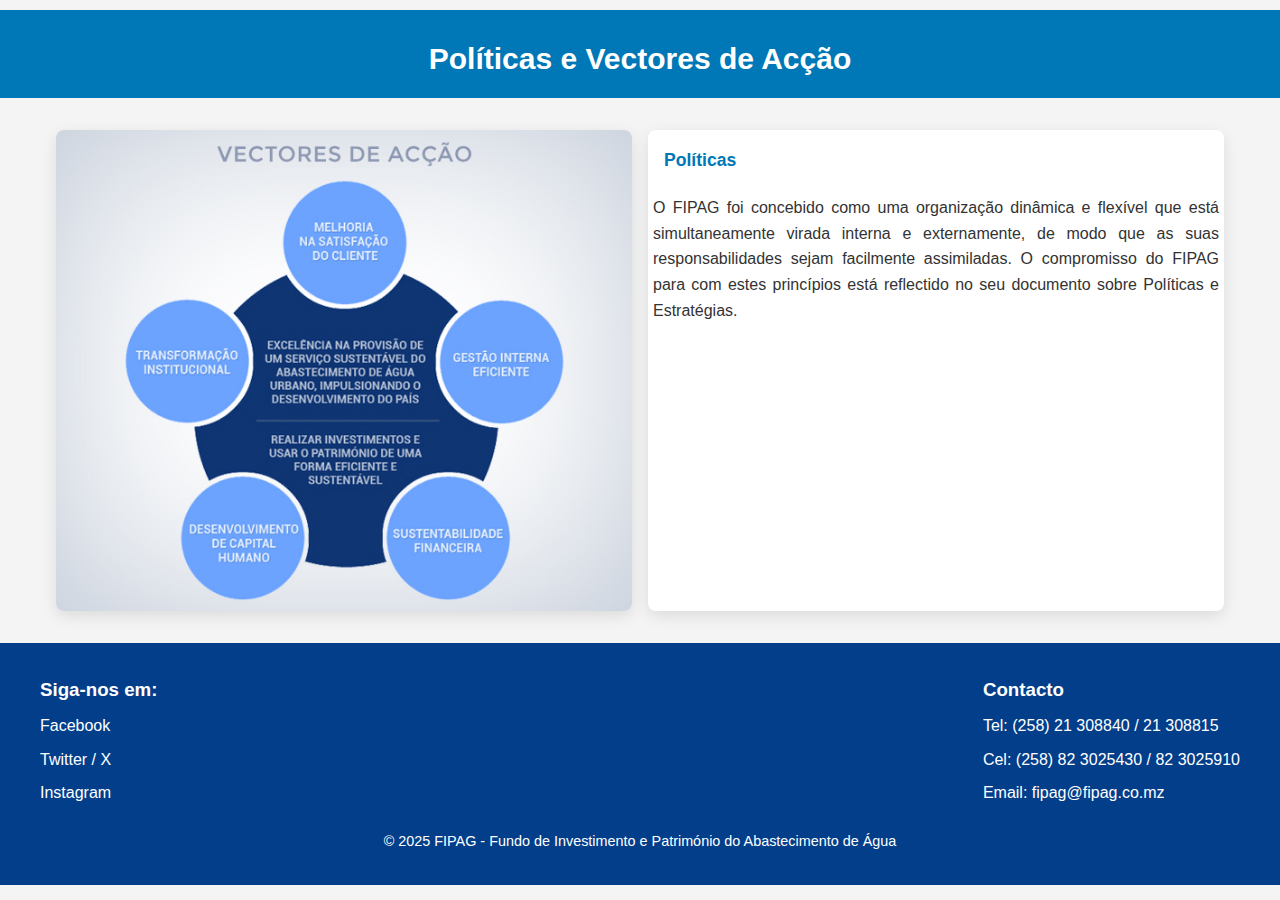
<file: politicasdofipag.html>
<!DOCTYPE html>
<html lang="pt-PT">
<head>
    <meta charset="UTF-8">
    <meta name="viewport" content="width=device-width, initial-scale=1.0">
    <title>POLITICAS</title>
    <meta name="description" content="Fundo de Investimento e Património do Abastecimento de Água">
    <meta name="keywords" content="FIPAG, Notícias, Água">
    <link rel="icon" href="./image/icon6.png" type="image/png" sizes="128x128">
    <style>
        /* ================== RESET & GLOBAL ================== */
        *{box-sizing:border-box;margin:0;padding:0;font-family:Arial, sans-serif;}
        body{background:#f4f4f4;color:#333;line-height:1.6;}
        a{text-decoration:none;color:inherit;}
        img{max-width:100%;display:block;}
        ul{list-style:none;}

        /* ================== HEADER ================== */
        header{background:#0077b6;color:white;padding:15px 0;text-align:center; display: block; margin-top: 10px;justify-content: space-between;}
        header img{height:50px;margin-top: 100px;}
        nav ul{display:flex;justify-content:center;gap:1rem;margin-top:10px;flex-wrap:wrap;}
       
        nav ul li:hover{background:#023e8a;}
        nav a{color:white;font-weight:600; font-size: 30px;}

        /* ================== CONTAINER ================== */
        .container{max-width:1200px;margin:2rem auto;padding:0 1rem;}

        /* ================== NOTÍCIAS ================== */
        .noticia-destaque, .outras-noticias{display:flex;flex-wrap:wrap;gap:1rem;}
        .noticia-destaque-single, .outra-noticia-1-single{
            background:white;border-radius:8px;overflow:hidden;flex:1 1 300px;
            box-shadow:0 5px 15px rgba(0,0,0,0.1);transition:transform 0.3s;
        }
        .noticia-destaque-single:hover, .outra-noticia-1-single:hover{transform:translateY(-5px);}
        .noticia-destaque-single h3, .outra-noticia-1-single h3{
            padding:1rem 1rem;font-size:1.1rem;color:#0077b6;
        }
        .noticia-destaque-single img{width:100%;height:auto;}

        .noticia-destaque-single p{
          padding: 5px;
          text-align: justify;
        }
        /* ================== FOOTER ================== */
        footer{background:#023e8a;color:white;padding:2rem 1rem;margin-top:2rem;}
        .footer-top{display:flex;flex-wrap:wrap;justify-content:space-between;gap:1rem;max-width:1200px;margin:0 auto;}
        .footer-top h3{margin-bottom:0.5rem;}
        .footer-top ul li{margin-bottom:0.5rem;}
        .footer-top ul li a{color:white;}
         .footer-top ul li a:hover{background:rgb(43, 0, 255); }
        .footer-bottom{text-align:center;margin-top:1rem;font-size:0.9rem;}


        /* ================== RESPONSIVE ================== */
        @media(max-width:768px){
            nav ul{flex-direction:column;gap:0.5rem;}
            .noticia-destaque-single, .outra-noticia-1-single{flex:1 1 100%;}
            .footer-top{flex-direction:column;}
        }
    </style>
</head>
<body>
    <!-- HEADER -->
    <header>
        <nav>
            <ul>
                <li><a >Políticas e Vectores de Acção</a></li>
            </ul>
        </nav>
    </header>

    <!-- CONTAINER -->
    <div class="container">

        <!-- NOTÍCIAS DESTAQUE -->
        <section class="noticia-destaque">
            <div class="noticia-destaque-single">
                    <img src="image/vectores-de-accao.jpg" alt="Boane FIPAG">
                    
                </a>
            </div>
            <div class="noticia-destaque-single">
                  <h3>Políticas</h3>
              <p>
                O FIPAG foi concebido como uma organização dinâmica e flexível que está simultaneamente virada interna e externamente,
                 de modo que as suas responsabilidades sejam facilmente assimiladas. 
                O compromisso do FIPAG para com estes princípios está reflectido no seu documento sobre Políticas e Estratégias.
              </p>
                  
                </a>
            </div>
        </section>

        

    </div>

    <!-- FOOTER -->
    <footer>
        <div class="footer-top">
            <div>
                <h3>Siga-nos em:</h3>
                <ul class="redes">
                    <li><a href="https://www.facebook.com/fipag/?locale=pt_BR">Facebook</a></li>
                    <li><a href="https://x.com/fipagmoz">Twitter / X</a></li>
                    <li><a href="https://www.instagram.com/fipag/">Instagram</a></li>
                </ul>
            </div>
            <div>
                <h3>Contacto</h3>
                <ul>
                    <li>Tel: (258) 21 308840 / 21 308815</li>
                    <li>Cel: (258) 82 3025430 / 82 3025910</li>
                    <li>Email: <a href="mailto:fipag@fipag.co.mz">fipag@fipag.co.mz</a></li>
                </ul>
            </div>
        </div>
        <div class="footer-bottom">
            © 2025 FIPAG - Fundo de Investimento e Património do Abastecimento de Água
        </div>
    </footer>
</body>
</html>
</file>
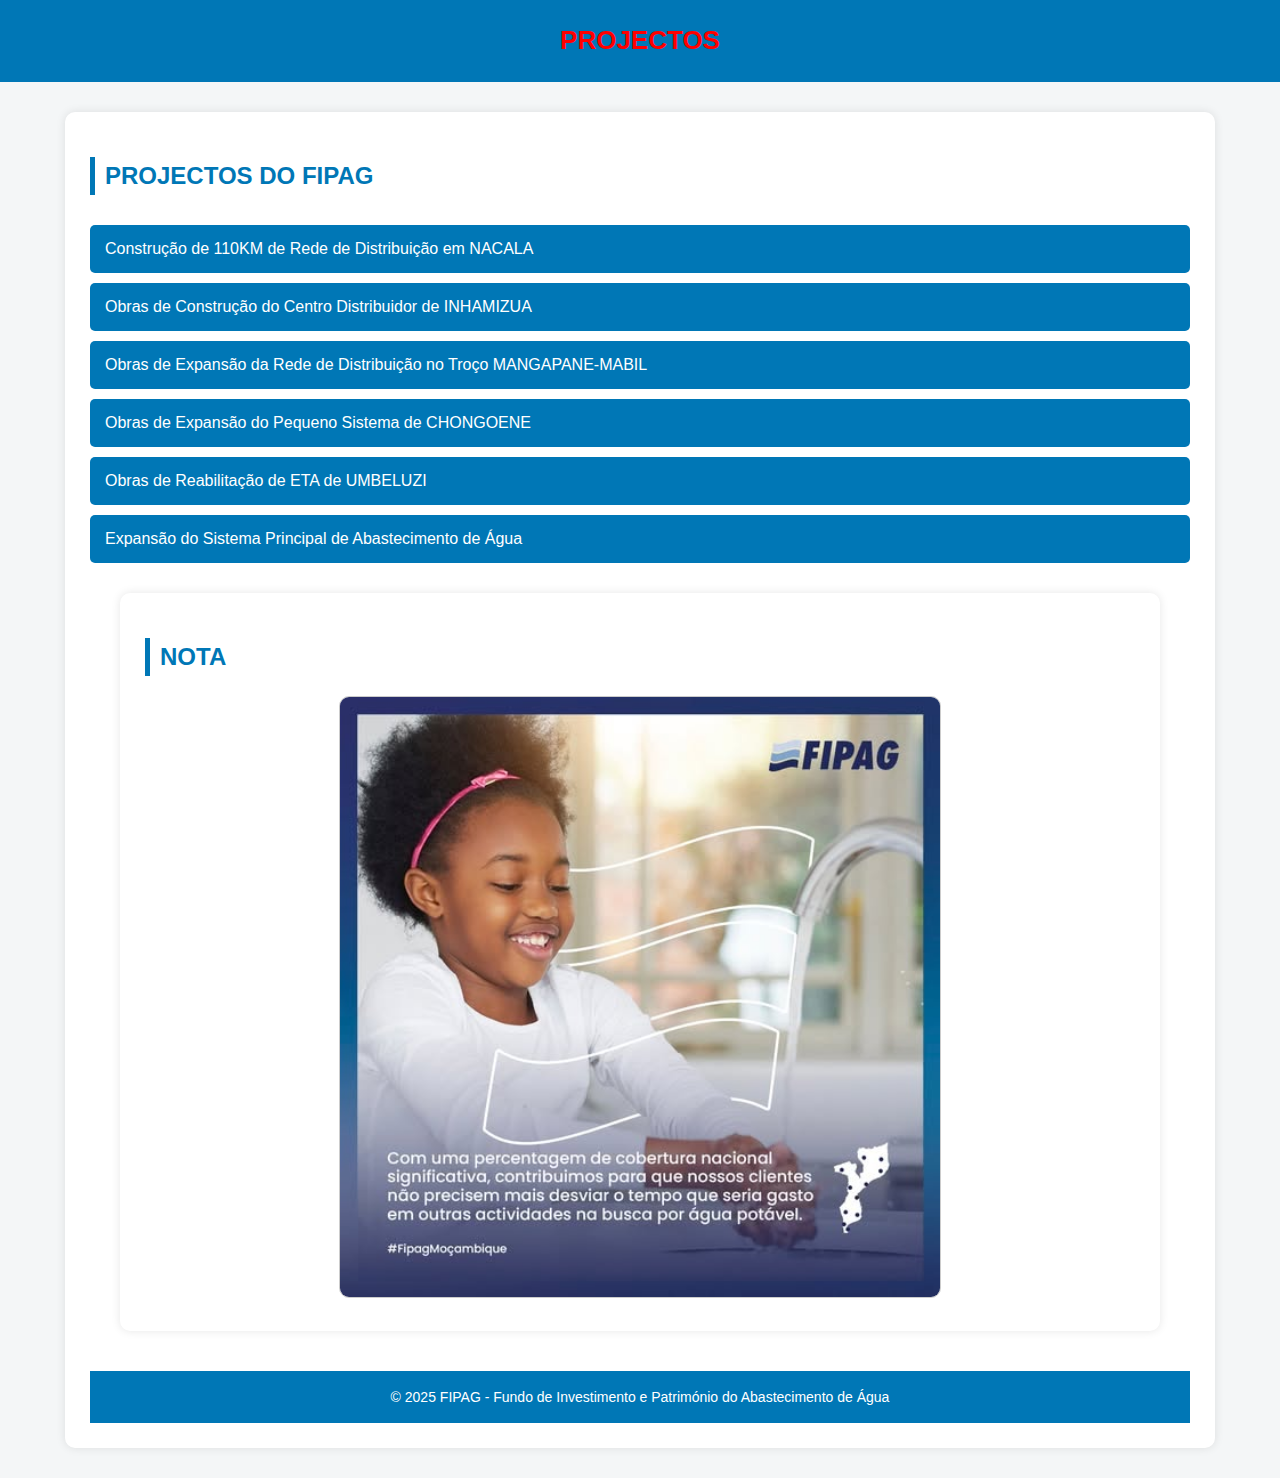
<file: projectos.html>
<!DOCTYPE html>
<html lang="pt">
<head>
  <meta charset="UTF-8">
  <meta name="viewport" content="width=device-width, initial-scale=1.0">
  <title>PROJECTOS</title>

  <!-- ==================== CSS ==================== -->
  <style>
    body {
      font-family: Arial, sans-serif;
      background: #f4f6f7;
      margin: 0;
      padding: 0;
      color: #333;
      line-height: 1.6;
    }

    header {
      background: #0077b6;
      color: white;
      text-align: center;
      padding: 20px 0;
      font-size: 26px;
      font-weight: bold;
    }

    section {
      width: 90%;
      max-width: 1100px;
      margin: 30px auto;
      background: white;
      padding: 25px;
      border-radius: 10px;
      box-shadow: 0 0 10px rgba(0,0,0,0.1);
    }

    h2 {
      color: #0077b6;
      border-left: 5px solid #0077b6;
      padding-left: 10px;
    }

    /* BLOCO - ESTRUTURA ORGÂNICA */
    .orga-container {
      display: flex;
      flex-wrap: wrap;
      gap: 20px;
      justify-content: center;
    }

    .orga-item {
      flex: 1 1 300px;
      background: #ffffff;
      padding: 20px;
      border-radius: 10px;
      box-shadow: 0 0 8px rgba(0,0,0,0.1);
      text-align: left;
    }

    .orga-item span {
      display: inline-block;
      width: 60px;
      height: 60px;
      background: #5685b3;
      color: white;
      border-radius: 50%;
      text-align: center;
      line-height: 60px;
      font-weight: bold;
      font-size: 22px;
      margin-bottom: 10px;
    }

    /* UNIDADES ORGÂNICAS */
    .accordion {
      background: #0077b6;
      color: white;
      cursor: pointer;
      padding: 15px;
      margin-top: 10px;
      border: none;
      text-align: left;
      outline: none;
      font-size: 16px;
      transition: background 0.3s;
      border-radius: 5px;
      width: 100%;
    }

    .accordion:hover {
      background: #005f87;
    }

    .panel {
      padding: 0 15px;
      background-color: #f7f7f7;
      display: none;
      overflow: hidden;
      border-left: 3px solid #0077b6;
      margin-bottom: 10px;
      border-radius: 0 0 5px 5px;
     
    }
     .panel1 {
      padding: 0 15px;
      background-color: #f7f7f7;
      display: none;
      overflow: hidden;
      border-left: 3px solid #0077b6;
      margin-bottom: 10px;
      border-radius: 0 0 5px 5px;
     background-image: url('/image/P1.jpg');
    }

    /* ORGANOGRAMA */
    .organograma {
      text-align: center;
      margin-top: 20px;
    }

    .organograma img {
      width: 100%;
      max-width: 600px;
      border-radius: 10px;
      border: 1px solid #ccc;
    }

    footer {
      text-align: center;
      background: #0077b6;
      color: white;
      padding: 15px 0;
      margin-top: 40px;
      font-size: 14px;
    }
    .panel li{
    margin-left: 50px;

    
}

.panel h1{
      font-size: 16px;
      text-shadow: 1px 1px 2px black;
    }
    header:hover{
        color: red;
         cursor: pointer;
    }
  
  </style>
</head>
<body>

  <!-- ==================== HTML ==================== -->

  <header>PROJECTOS</header>

 

  <section id="unidades">
    <h2>PROJECTOS DO FIPAG</h2>

    <button class="accordion">
Construção de 110KM de Rede de Distribuição em NACALA
</button>
    <div class="panel">
   <p>
    <li>Ano: 2015 - 2016</li>
    <li>Financiamento: Banco Mundial</li>


<h1>Principais intervenções</h1>
<li>Elaboração do Projecto Executivo;</li>
<li>Expansão de 80km de rede primária, secundária e terciária;</li>
<li>Substituição de 30km de rede obsoleta em asbestos cimento.</li>

<h1>Impacto</h1>

Expansão do abastecimento a novas áreas, podendo abranger mais de 20.000 pessoas adicionais;
Diminuição de perdas;
Maior fiabilidade do sistema.
   </p>

   <a href="https://www.fipag.co.mz/index.php/pt/component/spsimpleportfolio/item/10-construcao-de-110km-de-rede-de-distribuicao-em-nacala"> <button>Ver mais</button></a>
    </div>

    <button class="accordion">Obras de Construção do Centro Distribuidor de INHAMIZUA</button>
    <div class="panel">
      <p>
        <li>Ano: 2014-2015 (Outubro)</li>
        <li>Financiamento: Banco Mundial</li>

<h1>Principais intervenções</h1>

<li>Construção de um reservatório de 1.000 m3 de capacidade, em fundações por estacas incluindo acessórios e trabalhos complementares;</li>
<li>Construção de um reservatório elevado com 500 m3 de capacidade, em fundações por estacas com profundidade estimada de até 45m profundidade estimada, incluindo acessórios e trabalhos complementares;</li>
<li>Construção de uma Estação de Bombagem, incluindo tubagem e acessórios.</li>

<h1>Impacto</h1>


Aumento da capacidade de reserva e melhoria da qualidade no abastecimento de água, número de horas de distribuição e sustentabilidade.</p>
<a href="https://www.fipag.co.mz/index.php/pt/component/spsimpleportfolio/item/13-obras-de-construcao-do-centro-distribuidor-de-inhamizua"> <button>Ver mais</button></a>   
</div>

    <button class="accordion">Obras de Expansão da Rede de Distribuição no Troço MANGAPANE-MABIL</button>
    <div class="panel">
        <p>
    
<li>Ano: 2014-2015 (Dezembro)</li>
<li>Financiamento: GoM (Governo de Moçambique)</li>


<h1>Principais intervenções</h1>
<li>Construção de dois furos de captação de água;</li>
<li>Instalação de 8 Km de rede de distribuição e montagem da torre elevatória;</li>
<li>Instalação de 6.500 ligações domiciliárias nas cidades de, das quais 2.900 ligações para Maxixe
</li>
<h1>Impacto</h1>

<li>Aumento da produção em cerca de 4.800 m3/dia;</li>
<li>Disponibilidade de água para mais 40.000 pessoas;</li>
<li>Melhoria na eficiência da operação do sistema.</li>

        </p>
<a href="https://www.fipag.co.mz/index.php/pt/component/spsimpleportfolio/item/16-obras-de-expansao-da-rede-de-distribuicao-no-troco-mang"> <button>Ver mais</button></a>
    </div>

    <button class="accordion">Obras de Expansão do Pequeno Sistema de CHONGOENE
</button>
    <div class="panel">
      <p>
      <li> Ano: 2015(Janeiro-Dezembro)</li>
       <li>Financiamento: GoM (Governo de Moçambique)</li>
        <h1>
        Principais intervenções    
        </h1>

<li>Construção e equipamento de dois furos para a captação de Água;</li>
<li>Construção de uma torre elevada de 100 m3;</li>
<li>Instalação de 6 Km de rede de distribuição de água;</li>
<li>Instalação de 6600 ligações domiciliárias das quais, 3300 para Chókwè.</li>

<h1>Impacto</h1>
<li>Aumento de cobertura para mais de 35 mil pessoas.</li>
<li>Melhoria na eficiência da operação do sistema;</li>
<li>Melhoria na fiabilidade do sistema;</li>


    </p>
    <a href="https://www.fipag.co.mz/index.php/pt/component/spsimpleportfolio/item/17-obras-de-expansao-do-pequeno-sistema-de-chongoene"> <button>VER MAIS</button></a>
    </div>

    <button class="accordion">Obras de Reabilitação de ETA de UMBELUZI</button>
    <div class="panel">
      <p>
    <li>Ano: 2012</li>
    <li>Financiamento: GoM (Governo de Moçambique) e AFD</li>
    <h1>Principais Intervenções</h1>

    <li>Reabilitação e melhoramento da Estação de Captação de Água Nº.2. Esta obra inclui trabalhos civis no ponto de captação junto à margem do rio bem como a restruturação e substituição das instalações eletromecânicas incluindo bombas submersíveis;
</li>
    <li>Secções 2 e 3</li>
    <li>Reabilitação e melhoramento do sistema de doseamento de Alumínio/Polielectrólito;</li>
    <li>Lavagem do material filtrante e reabilitação dos filtros;
    </li>
    <li>Melhoramento das condições de higiene e segurança do sistema de doseamento;
    </li>
    <li>Reabilitação e melhoramento das condições de higiene e segurança das instalações do sistema de desinfecção.
    </li>
    
    <h1>Impacto</h1>

        <li>Melhoria da qualidade da água tratada;
        </li>
        <li>Melhoria na eficiência da operação do sistema;
        </li>
        <li>Melhoria na fiabilidade do sistema;
        </li>
        <li>Redução de perdas no processo de tratamento.
        </li>
        
        <h1>IMPACTO GLOBAL DOS PROJECTOS PARA A ÁREA DO GRANDE MAPUTO
        </h1>
        <li>Aumento da capacidade de produção em 60,000m3/dia, e de 240,000 para 300,000 m3/dia;
        </li>
        <li>Aumento da capacidade de armazenamento em mais 6 centros distribuidores (35,000 m3).
        </li>
    </p>
    <a href="https://www.fipag.co.mz/index.php/pt/component/spsimpleportfolio/item/18-obras-de-reabilitacao-de-eta-de-umbeluzi"><button>VER MAIS</button></a>
    </div>

    <button class="accordion">Expansão do Sistema Principal de Abastecimento de Água</button>
    <div class="panel">
      <p>
        <li>Ano: 2015-2016</li>
        <li>Financiamento: GoM e AFD</li>
        <h1>Principais Intervenções:</h1>

        <li>Construção da adutora principal de Intaka: Instalação de cerca de 24 Km de rede de distribuição e acessórios;
            </li>
            <li>Construção Centro Distribuidor de Intaka: Construção de dois reservatórios apoiados com 5 mil metros cúbicos cada e depósito elevado com capacidades para 250 metros cúbicos e 35 metros de altura;
            </li>
            <li>Construção de Estação de Bombagem, fornecimento de bombas e todo equipamento necessário;
            </li>
            <li>Construção do edifício comercial;
            </li>
            <li>Construção do campo de furos de Intaka e Adutora de Transporte
            </li>
            <li>Execução de 3 novos furos, instalação do equipamento necessário para explorar seis furos (3 novos e 3 existentes) e os correspondentes trabalhos civis;
            </li>
            <li>Instalação de cerca de 10 Km de adutora principal em Ferro Dúctil, com diâmetros variando de 200 a 350 mm, incluindo os respectivos acessórios;
            </li>
            <li>Instalação de cerca de 19 Km de cabo em fibra optica para comunicação entre o campo de furos e o centro distribuidor.
            </li>
                <h1>Resultados Esperados:</h1>



Com este projecta, espera-se que seja assegurado o abastecimento de água aos Bairros de Cumbeza, Boquisso, Khogolote, Intaka, Zimpeto e Muhalaze de acordo com o seguinte:

            <li>Aumento da cobertura beneficiando adicionalmente cerca de 87 mil pessoas;
            </li>
            <li>Aumento da capacidade de reserva do sistema em 10 mil metros cúbicos; e
            </li>
            <li>Aumento da capacidade de produção em cerca de 5 mil metros cúbicos por dia.
            </li>
    </p>
    <a href="https://www.fipag.co.mz/index.php/pt/component/spsimpleportfolio/item/23-expansao-do-sistema-principal-de-abastecimento-de-agua"><button>VER MAIS</button></a>
    </div>

  <section id="organograma">
    <h2>NOTA</h2>
    <div class="organograma">
      <img src="image/crianca.jpg" alt="Organograma do FIPAG">
    </div>
  </section>

  <footer>
    © 2025 FIPAG - Fundo de Investimento e Património do Abastecimento de Água
  </footer>

  <!-- ==================== JAVASCRIPT ==================== -->
  <script>
    // Código para abrir e fechar as secções do acordeão
    const accordions = document.querySelectorAll(".accordion");

    accordions.forEach(acc => {
      acc.addEventListener("click", function() {
        this.classList.toggle("active");
        const panel = this.nextElementSibling;
        if (panel.style.display === "block") {
          panel.style.display = "none";
        } else {
          panel.style.display = "block";
        }
      });
    });
  </script>

</body>
</html>
</file>
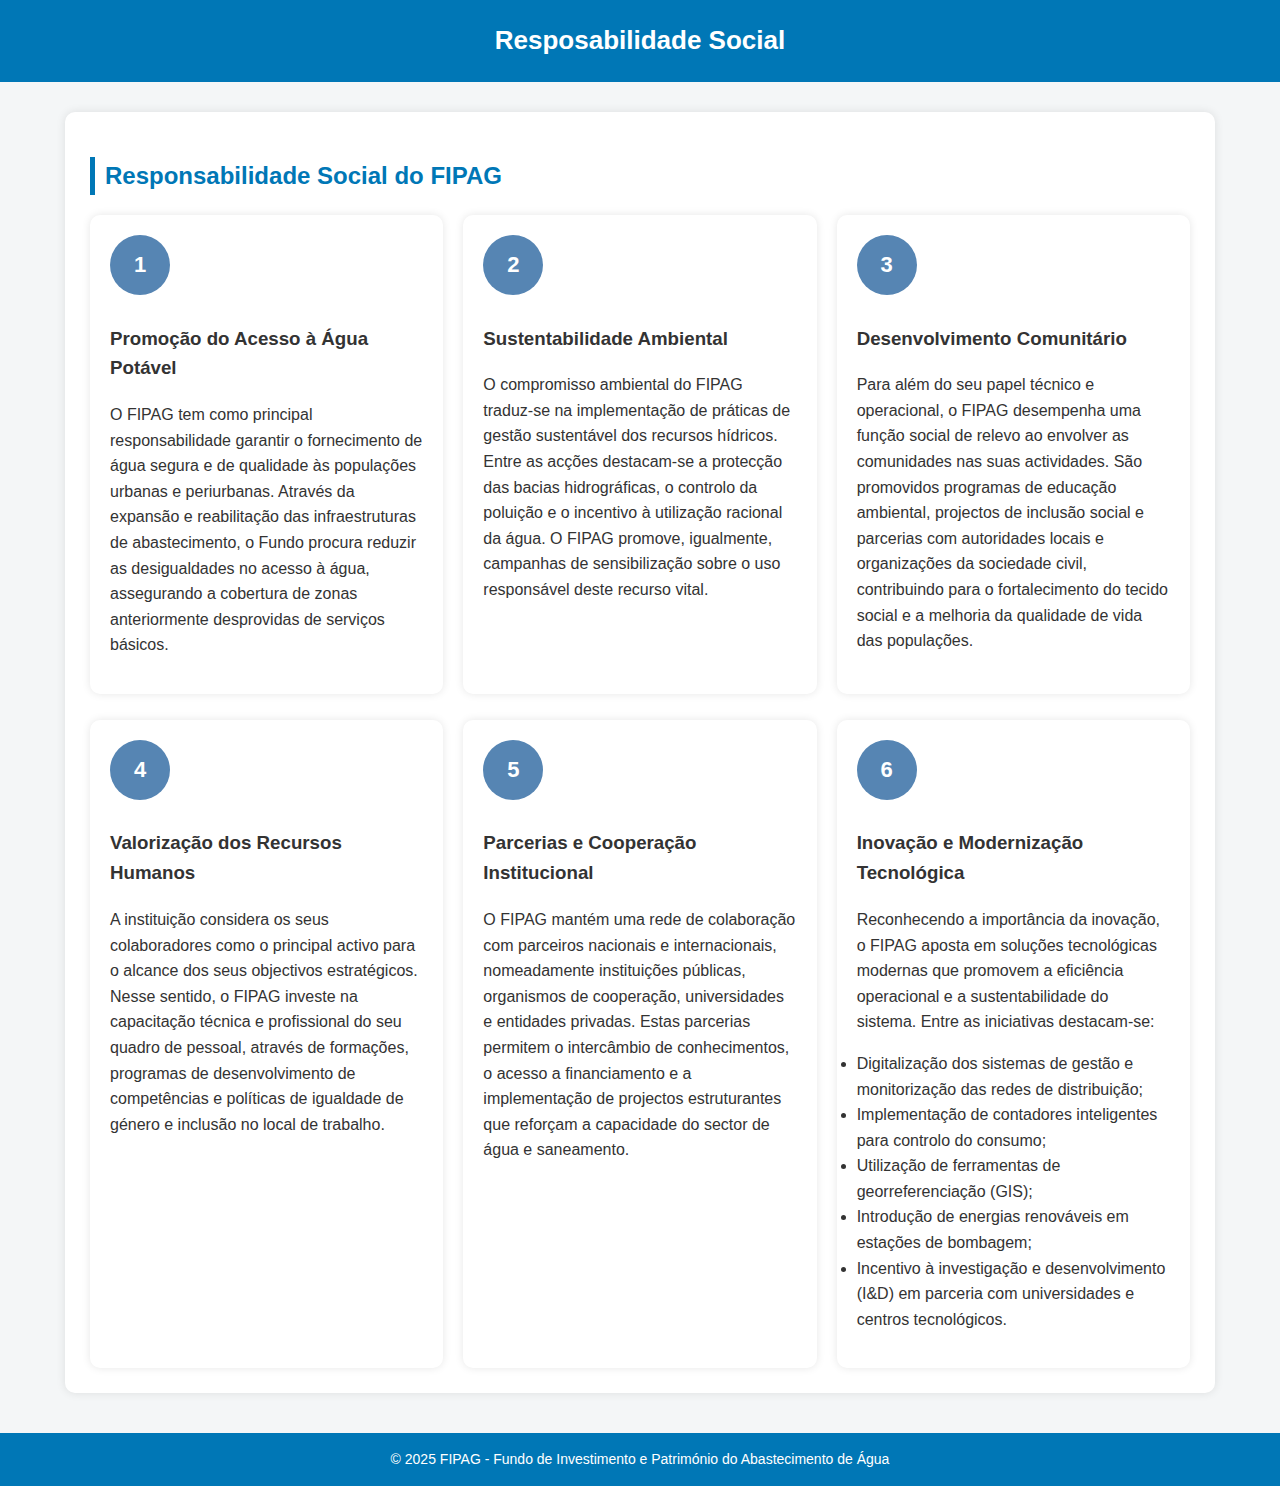
<file: responsablidadesocial.html>
<!DOCTYPE html>
<html lang="pt">
<head>
  <meta charset="UTF-8">
  <meta name="viewport" content="width=device-width, initial-scale=1.0">
  <title>Responsabilidade Social - FIPAG</title>

  <!-- ==================== CSS ==================== -->
  <style>
    body {
      font-family: Arial, sans-serif;
      background: #f4f6f7;
      margin: 0;
      padding: 0;
      color: #333;
      line-height: 1.6;
    }

    header {
      background: #0077b6;
      color: white;
      text-align: center;
      padding: 20px 0;
      font-size: 26px;
      font-weight: bold;
    }

    section {
      width: 90%;
      max-width: 1100px;
      margin: 30px auto;
      background: white;
      padding: 25px;
      border-radius: 10px;
      box-shadow: 0 0 10px rgba(0,0,0,0.1);
    }

    h2 {
      color: #0077b6;
      border-left: 5px solid #0077b6;
      padding-left: 10px;
    }

    /* BLOCO - ESTRUTURA ORGÂNICA */
    .orga-container {
      display: flex;
      flex-wrap: wrap;
      gap: 20px;
      justify-content: center;
    }

    .orga-item {
      flex: 1 1 300px;
      background: #ffffff;
      padding: 20px;
      border-radius: 10px;
      box-shadow: 0 0 8px rgba(0,0,0,0.1);
      text-align: left;
    }

    .orga-item span {
      display: inline-block;
      width: 60px;
      height: 60px;
      background: #5685b3;
      color: white;
      border-radius: 50%;
      text-align: center;
      line-height: 60px;
      font-weight: bold;
      font-size: 22px;
      margin-bottom: 10px;
    }

    /* UNIDADES ORGÂNICAS */
    .accordion {
      background: #0077b6;
      color: white;
      cursor: pointer;
      padding: 15px;
      margin-top: 10px;
      border: none;
      text-align: left;
      outline: none;
      font-size: 16px;
      transition: background 0.3s;
      border-radius: 5px;
      width: 100%;
    }

    .accordion:hover {
      background: #005f87;
    }

    .panel {
      padding: 0 15px;
      background-color: #f7f7f7;
      display: none;
      overflow: hidden;
      border-left: 3px solid #0077b6;
      margin-bottom: 10px;
      border-radius: 0 0 5px 5px;
    }

    /* ORGANOGRAMA */
    .organograma {
      text-align: center;
      margin-top: 20px;
    }

    .organograma img {
      width: 100%;
      max-width: 600px;
      border-radius: 10px;
      border: 1px solid #ccc;
    }

    footer {
      text-align: center;
      background: #0077b6;
      color: white;
      padding: 15px 0;
      margin-top: 40px;
      font-size: 14px;
    }
  </style>
</head>
<body>

  <!-- ==================== HTML ==================== -->

  <header>Resposabilidade Social</header>

  <section id="estrutura">
    <h2>Responsabilidade Social do FIPAG</h2>
    <div class="orga-container">

      <div class="orga-item">
        <span>1</span>
        <h3>Promoção do Acesso à Água Potável</h3>
        <p>
          O FIPAG tem como principal responsabilidade garantir o fornecimento de água segura e de qualidade às populações urbanas e periurbanas.
           Através da expansão e reabilitação das infraestruturas de abastecimento, o Fundo procura reduzir as desigualdades no acesso
            à água, assegurando a cobertura de zonas anteriormente desprovidas de serviços básicos.
        </p>
      </div>

      <div class="orga-item">
        <span>2</span>
        <h3>Sustentabilidade Ambiental</h3>
        <p>
          O compromisso ambiental do FIPAG traduz-se na implementação de práticas de gestão sustentável dos recursos hídricos.
           Entre as acções destacam-se a protecção das bacias hidrográficas, o controlo da poluição e o incentivo à utilização
            racional da água. O FIPAG promove, igualmente, 
          campanhas de sensibilização sobre o uso responsável deste recurso vital.
        </p>
      </div>

      <div class="orga-item">
        <span>3</span>
        <h3>Desenvolvimento Comunitário</h3>
        <p>
         Para além do seu papel técnico e operacional, o FIPAG desempenha uma função social de relevo ao envolver as
          comunidades nas suas actividades. São promovidos programas de educação ambiental, projectos de inclusão social
           e parcerias com autoridades locais e organizações da sociedade civil, contribuindo para o fortalecimento
          do tecido social e a melhoria da qualidade de vida das populações.
        </p>
      </div>

    </div>
   <br>
    <div class="orga-container">

      <div class="orga-item">
        <span>4</span>
        <h3>Valorização dos Recursos Humanos</h3>
        <p></p>
          A instituição considera os seus colaboradores como o principal activo para o alcance dos seus objectivos estratégicos.
           Nesse sentido, o FIPAG investe na capacitação técnica e profissional do seu quadro de pessoal, através de formações,
            programas de desenvolvimento de 
          competências e políticas de igualdade de género e inclusão no local de trabalho.
        </p>
      </div>

      <div class="orga-item">
        <span>5</span>
        <h3>Parcerias e Cooperação Institucional</h3>
        <p>
         O FIPAG mantém uma rede de colaboração com parceiros nacionais e internacionais, nomeadamente instituições públicas, 
         organismos de cooperação, universidades e entidades privadas. Estas parcerias permitem o intercâmbio de conhecimentos,
          o acesso a financiamento e a implementação de projectos estruturantes que reforçam a capacidade do sector de água e saneamento.
        </p>
      </div>

      <div class="orga-item">
        <span>6</span>
        <h3>Inovação e Modernização Tecnológica</h3>
        <p>
          Reconhecendo a importância da inovação, o FIPAG aposta em soluções tecnológicas modernas que promovem a eficiência 
          operacional e a sustentabilidade do sistema. Entre as iniciativas destacam-se:
            <li>            Digitalização dos sistemas de gestão e monitorização das redes de distribuição;
            </li>
            <li>            Implementação de contadores inteligentes para controlo do consumo;
            </li>
            <li>            Utilização de ferramentas de georreferenciação (GIS);
            </li>
            <li>            Introdução de energias renováveis em estações de bombagem;
            </li>
            <li>            Incentivo à investigação e desenvolvimento (I&D) em parceria com universidades e centros tecnológicos.
            </li>




        </p>
      </div>

    </div>
  </section>

  

  <footer>
    © 2025 FIPAG - Fundo de Investimento e Património do Abastecimento de Água
  </footer>

  <!-- ==================== JAVASCRIPT ==================== -->
  <script>
    // Código para abrir e fechar as secções do acordeão
    const accordions = document.querySelectorAll(".accordion");

    accordions.forEach(acc => {
      acc.addEventListener("click", function() {
        this.classList.toggle("active");
        const panel = this.nextElementSibling;
        if (panel.style.display === "block") {
          panel.style.display = "none";
        } else {
          panel.style.display = "block";
        }
      });
    });
  </script>

</body>
</html>
</file>
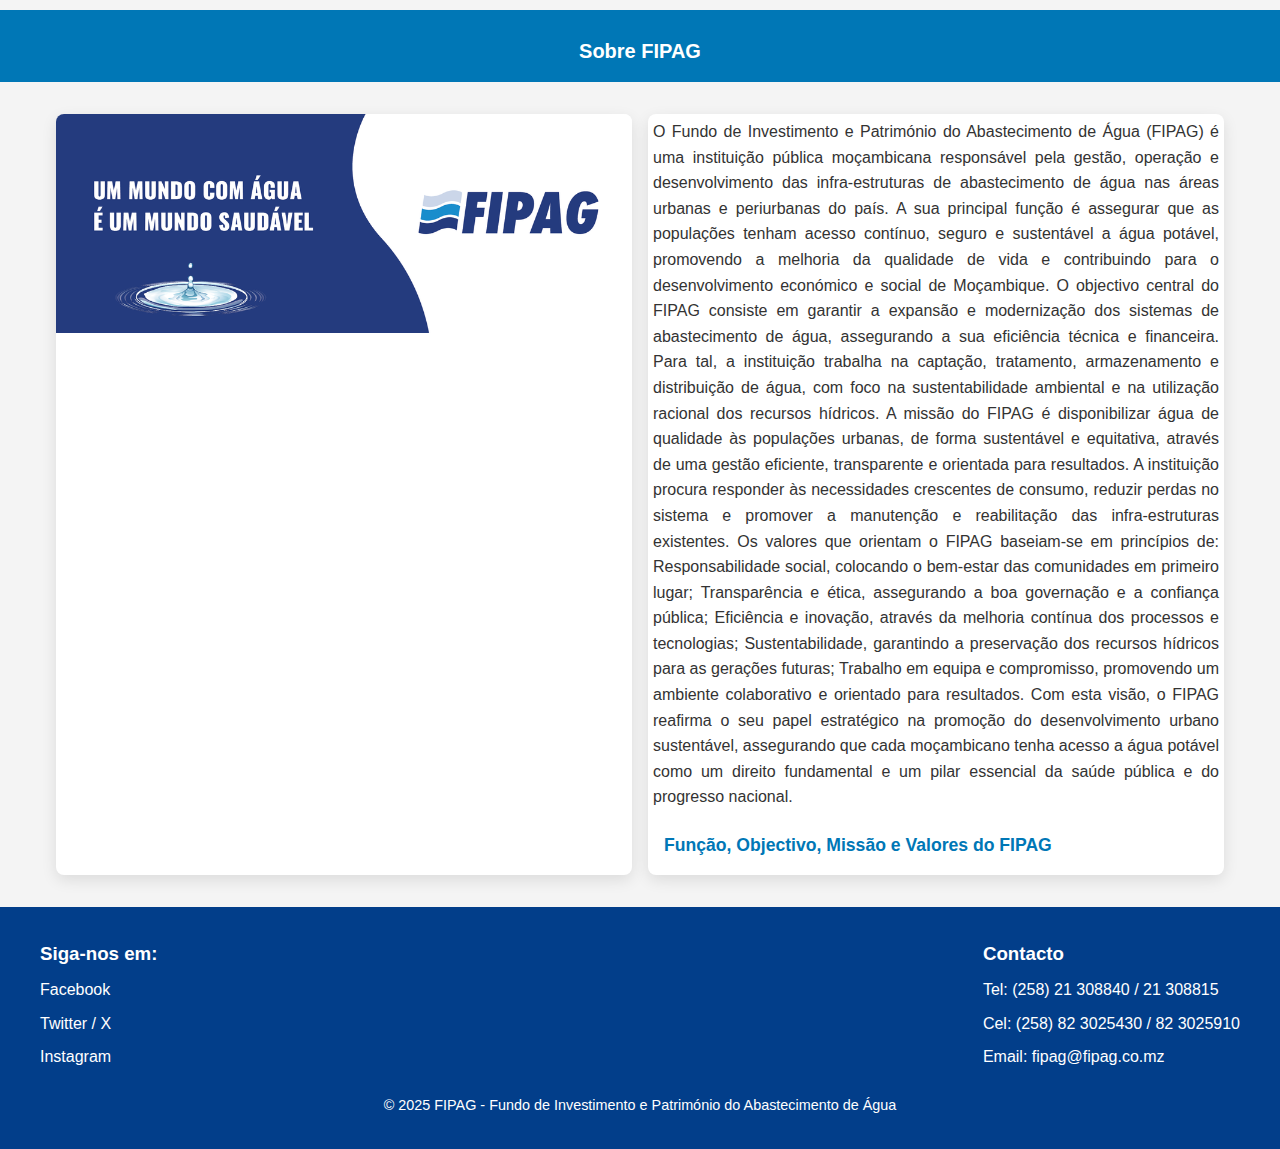
<file: sobrefipag.html>
<!DOCTYPE html>
<html lang="pt-PT">
<head>
    <meta charset="UTF-8">
    <meta name="viewport" content="width=device-width, initial-scale=1.0">
    <title>SOBRE FIPAG</title>
    <meta name="description" content="Fundo de Investimento e Património do Abastecimento de Água">
    <meta name="keywords" content="FIPAG, Notícias, Água">
    <link rel="icon" href="./image/icon6.png" type="image/png" sizes="128x128">
    <style>
        /* ================== RESET & GLOBAL ================== */
        *{box-sizing:border-box;margin:0;padding:0;font-family:Arial, sans-serif;}
        body{background:#f4f4f4;color:#333;line-height:1.6;}
        a{text-decoration:none;color:inherit;}
        img{max-width:100%;display:block;}
        ul{list-style:none;}

        /* ================== HEADER ================== */
        header{background:#0077b6;color:white;padding:15px 0;text-align:center; display: block; margin-top: 10px;justify-content: space-between;}
        header img{height:50px;margin-top: 100px;}
        nav ul{display:flex;justify-content:center;gap:1rem;margin-top:10px;flex-wrap:wrap;}
       
        nav ul li:hover{background:#023e8a;}
        nav a{color:white;font-weight:600; font-size: 20px;}

        /* ================== CONTAINER ================== */
        .container{max-width:1200px;margin:2rem auto;padding:0 1rem;}

        /* ================== NOTÍCIAS ================== */
        .noticia-destaque, .outras-noticias{display:flex;flex-wrap:wrap;gap:1rem;}
        .noticia-destaque-single, .outra-noticia-1-single{
            background:white;border-radius:8px;overflow:hidden;flex:1 1 300px;
            box-shadow:0 5px 15px rgba(0,0,0,0.1);transition:transform 0.3s;
        }
        .noticia-destaque-single:hover, .outra-noticia-1-single:hover{transform:translateY(-5px);}
        .noticia-destaque-single h3, .outra-noticia-1-single h3{
            padding:1rem 1rem;font-size:1.1rem;color:#0077b6;
        }
        .noticia-destaque-single img{width:100%;height:auto;}

        .noticia-destaque-single p{
          padding: 5px;
          text-align: justify;
        }
        /* ================== FOOTER ================== */
        footer{background:#023e8a;color:white;padding:2rem 1rem;margin-top:2rem;}
        .footer-top{display:flex;flex-wrap:wrap;justify-content:space-between;gap:1rem;max-width:1200px;margin:0 auto;}
        .footer-top h3{margin-bottom:0.5rem;}
        .footer-top ul li{margin-bottom:0.5rem;}
        .footer-top ul li a{color:white;}
         .footer-top ul li a:hover{background:rgb(43, 0, 255); }
        .footer-bottom{text-align:center;margin-top:1rem;font-size:0.9rem;}


        /* ================== RESPONSIVE ================== */
        @media(max-width:768px){
            nav ul{flex-direction:column;gap:0.5rem;}
            .noticia-destaque-single, .outra-noticia-1-single{flex:1 1 100%;}
            .footer-top{flex-direction:column;}
        }
    </style>
</head>
<body>
    <!-- HEADER -->
    <header>
        <nav>
            <ul>
                <li><a >Sobre FIPAG</a></li>
            </ul>
        </nav>
    </header>

    <!-- CONTAINER -->
    <div class="container">

        <!-- NOTÍCIAS DESTAQUE -->
        <section class="noticia-destaque">
            <div class="noticia-destaque-single">
                    <img src="image/imagem.png" alt="Boane FIPAG">
                   
                </a>
            </div>
            <div class="noticia-destaque-single">
              <p>
                O Fundo de Investimento e Património do Abastecimento de Água (FIPAG) é uma instituição pública moçambicana responsável 
                pela gestão, operação e desenvolvimento das infra-estruturas de abastecimento de água nas áreas urbanas e periurbanas do 
                país. A sua principal função é assegurar que as populações tenham acesso 
                contínuo, seguro e sustentável a água potável, promovendo a melhoria da qualidade de vida e contribuindo para o desenvolvimento 
                económico e social de Moçambique. O objectivo central do FIPAG consiste em garantir a expansão e modernização dos sistemas de 
                abastecimento de água, assegurando a sua eficiência técnica e financeira. Para tal, a instituição trabalha na captação, tratamento,
                 armazenamento e distribuição de água, com foco na sustentabilidade ambiental e na utilização racional dos recursos hídricos. 
                 A missão do FIPAG é disponibilizar água de qualidade às populações urbanas, de forma sustentável e equitativa, através de uma 
                 gestão eficiente, transparente e orientada para resultados. A instituição procura responder às necessidades crescentes de consumo, 
                 reduzir perdas no sistema e promover a manutenção e reabilitação das infra-estruturas existentes. Os valores que orientam o FIPAG 
                 baseiam-se em princípios de: Responsabilidade social, colocando o bem-estar das comunidades em primeiro lugar; Transparência e ética, 
                 assegurando a boa governação e a confiança pública; Eficiência e inovação, através da melhoria contínua dos processos e tecnologias; 
                 Sustentabilidade, garantindo a preservação dos recursos hídricos para as gerações futuras; Trabalho em equipa e compromisso, promovendo
                  um ambiente colaborativo e orientado para resultados. Com esta visão, o FIPAG reafirma o seu papel estratégico na promoção do
                   desenvolvimento urbano sustentável, assegurando que cada moçambicano tenha acesso a água potável como um direito fundamental e
                    um pilar essencial da saúde pública e do progresso nacional.
              </p>
                    <h3>Função, Objectivo, Missão e Valores do FIPAG</h3>
                </a>
            </div>
        </section>

        

    </div>

    <!-- FOOTER -->
    <footer>
        <div class="footer-top">
            <div>
                <h3>Siga-nos em:</h3>
                <ul class="redes">
                    <li><a href="https://www.facebook.com/fipag/?locale=pt_BR">Facebook</a></li>
                    <li><a href="https://x.com/fipagmoz">Twitter / X</a></li>
                    <li><a href="https://www.instagram.com/fipag/">Instagram</a></li>
                </ul>
            </div>
            <div>
                <h3>Contacto</h3>
                <ul>
                    <li>Tel: (258) 21 308840 / 21 308815</li>
                    <li>Cel: (258) 82 3025430 / 82 3025910</li>
                    <li>Email: <a href="mailto:fipag@fipag.co.mz">fipag@fipag.co.mz</a></li>
                </ul>
            </div>
        </div>
        <div class="footer-bottom">
            © 2025 FIPAG - Fundo de Investimento e Património do Abastecimento de Água
        </div>
    </footer>
</body>
</html>
</file>
